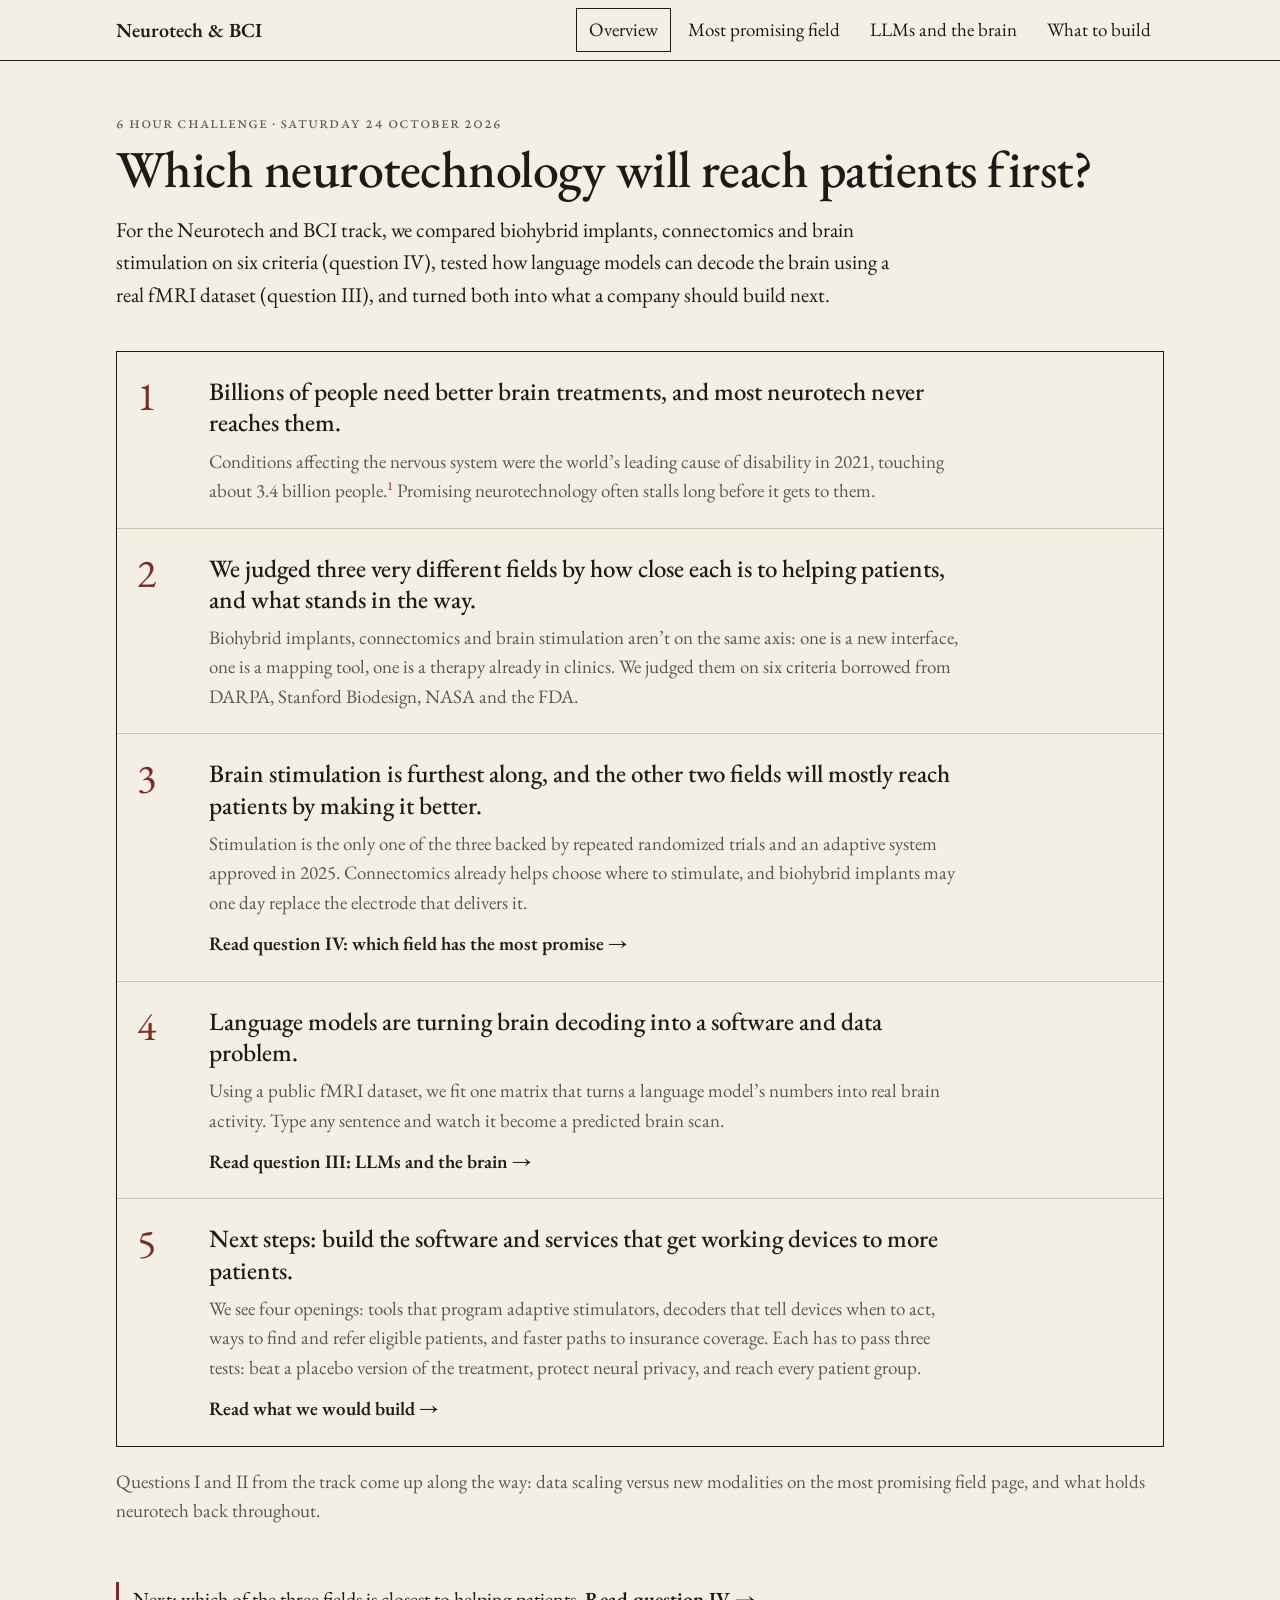
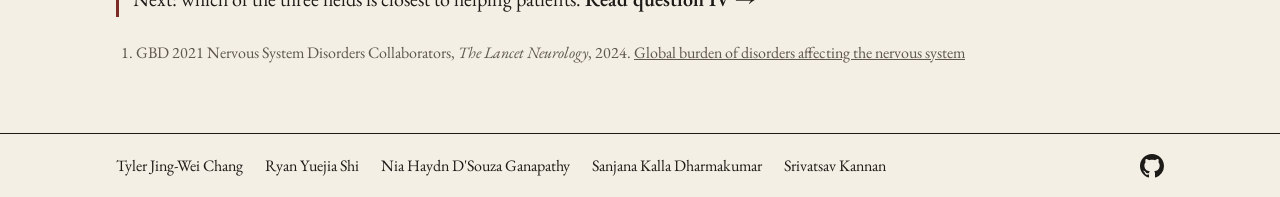
<file: index.html>
<!doctype html>
<html lang="en">
<head>
<meta charset="utf-8">
<meta name="viewport" content="width=device-width, initial-scale=1">
<title>Neurotech &amp; BCI</title>
<meta name="description" content="6 Hour Challenge, Neurotech and BCI track. Questions III and IV.">
<link rel="preconnect" href="https://fonts.googleapis.com">
<link rel="preconnect" href="https://fonts.gstatic.com" crossorigin>
<link href="https://fonts.googleapis.com/css2?family=EB+Garamond:ital,wght@0,400;0,500;0,600;1,400&display=swap" rel="stylesheet">
<style>
:root {
  --paper: #f4efe4;
  --paper-2: #ebe4d4;
  --ink: #1d1b18;
  --ink-2: #5d574c;
  --rule: #cdc3ae;
  --accent: #7b2d26;
  --hot: #e8590c;
  --cold: #1c7ed6;
}
* { box-sizing: border-box; }
html, body { margin: 0; }
body {
  background: var(--paper);
  color: var(--ink);
  font: 19px/1.55 "EB Garamond", Garamond, Georgia, serif;
  font-variant-numeric: lining-nums;
  -webkit-font-smoothing: antialiased;
  min-height: 100vh;
  display: flex;
  flex-direction: column;
}
a { color: inherit; }
.wrap { max-width: 1080px; margin: 0 auto; padding: 0 16px; width: 100%; }
.sc { font-variant: small-caps; letter-spacing: .06em; text-transform: lowercase; }

.top { border-bottom: 1px solid var(--ink); }
.top .wrap { display: flex; align-items: center; justify-content: space-between; height: 60px; gap: 16px; }
.brand { font-size: 20px; font-weight: 600; text-decoration: none; white-space: nowrap; }
nav { display: flex; gap: 4px; }
nav a { text-decoration: none; padding: 6px 12px; border: 1px solid transparent; white-space: nowrap; }
nav a.on { border-color: var(--ink); }
nav a:hover { border-color: var(--rule); }
nav a.on:hover { border-color: var(--ink); }

main { display: none; padding: 48px 0 64px; flex: 1; }
main.on { display: block; }
h1 { font-weight: 500; font-size: clamp(34px, 5.5vw, 52px); line-height: 1.08; letter-spacing: -0.01em; margin: 6px 0 16px; }
h2 { font-weight: 500; font-size: 30px; margin: 0 0 8px; }
h3 { font-weight: 500; font-size: 23px; margin: 0 0 6px; }
.kicker { color: var(--ink-2); font-size: 17px; }
.lede { font-size: 21px; max-width: 780px; margin: 0 0 12px; }
section { margin-top: 72px; }
.prose { max-width: 780px; }
.prose p { margin: 0 0 16px; }
.prose b { font-weight: 600; }

/* overview */
.qs { display: grid; grid-template-columns: 1fr 1fr; margin-top: 40px; border: 1px solid var(--ink); }
.q { padding: 28px 28px 24px; border-top: 5px solid var(--accent); display: flex; flex-direction: column; text-decoration: none; }
.q + .q { border-left: 1px solid var(--ink); }
.q .num { font-size: 40px; line-height: 1; color: var(--accent); }
.q h3 { font-size: 25px; line-height: 1.25; margin: 14px 0 18px; }
.q .shows { border-top: 1px solid var(--rule); padding-top: 14px; margin: auto 0 0; color: var(--ink-2); }
.q .open { margin-top: 18px; font-weight: 600; }
.q:hover h3 { text-decoration: underline; text-decoration-thickness: 1px; text-underline-offset: 4px; }
.note { margin-top: 20px; color: var(--ink-2); }

/* demo */
.demo { border: 1px solid var(--ink); margin-top: 28px; background: #f8f4ec; }
.bar { display: flex; border-bottom: 1px solid var(--ink); }
.bar input {
  flex: 1; min-width: 0; font: inherit; font-size: 21px; padding: 14px 16px;
  border: 0; background: transparent; color: var(--ink); border-radius: 0;
}
.bar input:focus { outline: 2px solid var(--accent); outline-offset: -2px; }
button { font: inherit; cursor: pointer; color: var(--ink); background: transparent; border: 1px solid var(--ink); border-radius: 0; }
.run { border: 0; border-left: 1px solid var(--ink); background: var(--ink); color: var(--paper); padding: 0 26px; font-weight: 600; }
.run:disabled { opacity: .5; cursor: wait; }
.chips { display: flex; flex-wrap: wrap; gap: 6px; padding: 12px 16px; border-bottom: 1px solid var(--ink); align-items: center; }
.chips .sc { color: var(--ink-2); font-size: 16px; margin-right: 4px; }
.chip { font-size: 16px; padding: 3px 10px; border-color: var(--rule); background: var(--paper); }
.chip:hover, .chip.on { border-color: var(--ink); }
.status { color: var(--ink-2); font-size: 16px; margin-left: auto; }

.stage { padding: 4px 0 0; }
.step { padding: 16px; border-bottom: 1px solid var(--rule); opacity: .45; transition: opacity .5s; }
.step.on { opacity: 1; }
.step:last-child { border-bottom: 0; }
.lbl { display: flex; justify-content: space-between; align-items: baseline; gap: 12px; font-size: 17px; margin-bottom: 10px; }
.lbl .n { color: var(--accent); margin-right: 6px; }
.lbl .side { color: var(--ink-2); font-size: 16px; }
.wordrow { display: flex; flex-wrap: wrap; gap: 6px; min-height: 42px; }
.wordrow span { border: 1px dashed var(--rule); padding: 4px 10px; font-size: 20px; min-width: 56px; text-align: center; transition: border-color .3s, background .3s; }
.wordrow span.in { border: 1px solid var(--ink); background: var(--paper); }
.wordrow span.now { background: var(--ink); color: var(--paper); }
.two { display: grid; grid-template-columns: 1fr 1fr; gap: 0; }
.two > div + div { border-left: 1px solid var(--rule); padding-left: 16px; }
.two > div:first-child { padding-right: 16px; }
svg, canvas, img { display: block; max-width: 100%; }
#lm { width: 100%; height: auto; }
.brainbox { position: relative; width: 100%; max-width: 440px; margin: 0 auto; }
.brainbox img { width: 100%; height: auto; }
.brainbox canvas { position: absolute; inset: 0; width: 100%; height: 100%; }
.glow { position: absolute; width: 22%; aspect-ratio: 1; transform: translate(-50%, -50%); border-radius: 50%; opacity: 0; transition: opacity .25s;
  background: radial-gradient(circle, rgba(255,200,60,.95) 0%, rgba(232,89,12,.7) 35%, rgba(232,89,12,0) 70%); mix-blend-mode: multiply; pointer-events: none; }
.glow.lit { opacity: 1; }

.eq { display: grid; grid-template-columns: 0.8fr auto 1fr auto 1.9fr; column-gap: 14px; align-items: center; }
.eq > .lbl { align-self: end; margin-bottom: 8px; }
.eq .op { font-size: 34px; color: var(--ink-2); text-align: center; }
.eq .sub { font-size: 16px; color: var(--ink-2); margin-top: 6px; text-align: center; }
#emb, #wimg { width: 100%; height: auto; border: 1px solid var(--ink); image-rendering: pixelated; background: var(--paper); }
.scans { display: grid; grid-template-columns: 1fr; gap: 8px; }
.scans.both { grid-template-columns: 1fr 1fr; }
.scans figure { margin: 0; }
.scans figcaption { font-size: 16px; color: var(--ink-2); text-align: center; margin-top: 2px; }
.scans .measured { display: none; }
.scans.both .measured { display: block; }
.legend { display: flex; align-items: center; justify-content: center; gap: 8px; font-size: 15px; color: var(--ink-2); margin-top: 8px; }
.legend i { display: inline-block; width: 120px; height: 8px; background: linear-gradient(90deg, #b4f0fa, #5ac8e6, #1e64d2, #0a286e, #f4efe4, #780a0a, #dc3c14, #ffaa28, #ffeb78); }
.verdict { padding: 14px 16px; margin: 0; border-top: 1px solid var(--ink); min-height: 56px; }

/* grid used on What to build */
.grid4 { display: grid; grid-template-columns: 1fr 1fr; border: 1px solid var(--ink); }
.grid4 > div { padding: 20px 22px; }
.grid4 > div:nth-child(2n) { border-left: 1px solid var(--rule); }
.grid4 > div:nth-child(n+3) { border-top: 1px solid var(--rule); }
.grid4 .sc { color: var(--accent); font-size: 17px; }
.grid4 .big { font-size: 40px; line-height: 1.1; margin: 6px 0 2px; }
.grid4 p { margin: 10px 0 0; }
.grid4 svg { margin-top: 12px; max-height: 210px; }


/* diagrams */
.diagram { border: 1px solid var(--ink); margin-top: 20px; display: grid; grid-template-columns: 1fr 1.5fr; }
.diagram > div { padding: 22px; }
.diagram > div + div { border-left: 1px solid var(--rule); display: flex; align-items: center; }
.diagram p { margin: 0 0 12px; }
.diagram svg { width: 100%; height: auto; }
.flow { stroke-dasharray: 5 6; animation: flow 1.2s linear infinite; }
@keyframes flow { to { stroke-dashoffset: -22; } }
@media (prefers-reduced-motion: reduce) { .flow { animation: none; } }

.refs { padding-left: 20px; margin: 0; color: var(--ink-2); }
.refs li { margin-bottom: 4px; }
.pending { border: 1px solid var(--ink); padding: 40px 24px; margin-top: 32px; color: var(--ink-2); }

footer { border-top: 1px solid var(--ink); height: 64px; flex: none; }
footer .wrap { display: flex; align-items: center; justify-content: space-between; height: 100%; gap: 24px; }
footer ul { list-style: none; margin: 0; padding: 0; display: flex; flex-wrap: wrap; column-gap: 22px; font-size: 16px; line-height: 1.25; }
footer li { white-space: nowrap; }
footer .gh { display: flex; flex: none; }
footer .gh svg { width: 24px; height: 24px; fill: var(--ink); }

@media (max-width: 860px) {
  .eq { grid-template-columns: 1fr; }
  .eq > .lbl, .eq > div:empty { display: none; }
  .eq .op { font-size: 26px; }
  .diagram { grid-template-columns: 1fr; }
  .diagram > div + div { border-left: 0; border-top: 1px solid var(--rule); }
}
@media (max-width: 720px) {
  body { font-size: 18px; }
  .qs { grid-template-columns: 1fr; }
  .q + .q { border-left: 0; }
  .two { grid-template-columns: 1fr; }
  .two > div + div { border-left: 0; padding-left: 0; border-top: 1px solid var(--rule); padding-top: 14px; margin-top: 14px; }
  .two > div:first-child { padding-right: 0; }
  .status { margin-left: 0; width: 100%; }
  nav a { padding: 6px 8px; }
  footer ul { column-gap: 14px; font-size: 14px; }
}
/* story structure */
.beats { list-style: none; margin: 40px 0 0; padding: 0; border: 1px solid var(--ink); }
.beats li { display: grid; grid-template-columns: 64px 1fr; gap: 8px; padding: 24px 28px 22px 20px; }
.beats li + li { border-top: 1px solid var(--rule); }
.beats .num { font-size: 40px; line-height: 1; color: var(--accent); }
.beats h3 { font-weight: 500; font-size: 25px; line-height: 1.25; margin: 0 0 8px; max-width: 760px; }
.beats p { margin: 0; color: var(--ink-2); max-width: 760px; }
.beats .go { display: inline-block; margin-top: 12px; font-weight: 600; text-decoration: none; }
.beats .go:hover { text-decoration: underline; text-underline-offset: 4px; }
.beats sup, .build-grid sup, .prose sup { font-size: .65em; color: var(--accent); }
.speeds { display: grid; grid-template-columns: repeat(3, 1fr); border: 1px solid var(--ink); }
.speeds > div { padding: 18px 20px; }
.speeds > div + div { border-left: 1px solid var(--rule); }
.speeds .sc { color: var(--accent); }
.speeds p { margin: 6px 0 0; }
.bridge { color: var(--ink-2); border-left: 3px solid var(--accent); padding: 2px 0 2px 14px; max-width: 760px; margin: 10px 0 18px; font-size: 18px; }
.bridge.next { margin-top: 56px; font-size: 20px; color: var(--ink); }
.bridge a { font-weight: 600; text-decoration: none; }
.bridge a:hover { text-decoration: underline; text-underline-offset: 4px; }
.question { font-size: 24px; line-height: 1.3; font-style: italic; max-width: 820px; margin: 4px 0 26px; padding-bottom: 22px; border-bottom: 1px solid var(--rule); }
.build-grid h3 { font-weight: 500; font-size: 23px; line-height: 1.25; margin: 6px 0 0; }
@media (max-width: 720px) {
  .beats li { grid-template-columns: 40px 1fr; padding: 18px 16px; }
  .beats .num { font-size: 30px; }
  .beats h3 { font-size: 22px; }
  .speeds { grid-template-columns: 1fr; }
  .speeds > div + div { border-left: 0; border-top: 1px solid var(--rule); }
  .top .wrap { height: auto; flex-wrap: wrap; padding-top: 10px; padding-bottom: 10px; gap: 6px 16px; }
  nav { flex-wrap: wrap; }
}
</style>
<link rel="stylesheet" href="iv.css">
</head>
<body>

<div class="top">
  <div class="wrap">
    <a class="brand" href="#">Neurotech &amp; BCI</a>
    <nav>
      <a href="#" data-to="home">Overview</a>
      <a href="#iv" data-to="iv">Most promising field</a>
      <a href="#iii" data-to="iii">LLMs and the brain</a>
      <a href="#build" data-to="build">What to build</a>
    </nav>
  </div>
</div>

<main data-page="home">
  <div class="wrap">
    <div class="kicker sc">6 Hour Challenge · Saturday 24 October 2026</div>
    <h1>Which neurotechnology will reach patients first?</h1>
    <p class="lede">For the Neurotech and BCI track, we compared biohybrid implants, connectomics and brain stimulation on six criteria (question IV), tested how language models can decode the brain using a real fMRI dataset (question III), and turned both into what a company should build next.</p>

    <ol class="beats">
      <li>
        <span class="num">1</span>
        <div>
          <h3>Billions of people need better brain treatments, and most neurotech never reaches them.</h3>
          <p>Conditions affecting the nervous system were the world&rsquo;s leading cause of disability in 2021, touching about 3.4 billion people.<sup>1</sup> Promising neurotechnology often stalls long before it gets to them.</p>
        </div>
      </li>
      <li>
        <span class="num">2</span>
        <div>
          <h3>We judged three very different fields by how close each is to helping patients, and what stands in the way.</h3>
          <p>Biohybrid implants, connectomics and brain stimulation aren&rsquo;t on the same axis: one is a new interface, one is a mapping tool, one is a therapy already in clinics. We judged them on six criteria borrowed from DARPA, Stanford Biodesign, NASA and the FDA.</p>
        </div>
      </li>
      <li>
        <span class="num">3</span>
        <div>
          <h3>Brain stimulation is furthest along, and the other two fields will mostly reach patients by making it better.</h3>
          <p>Stimulation is the only one of the three backed by repeated randomized trials and an adaptive system approved in 2025. Connectomics already helps choose where to stimulate, and biohybrid implants may one day replace the electrode that delivers it.</p>
          <a class="go" href="#iv">Read question IV: which field has the most promise &rarr;</a>
        </div>
      </li>
      <li>
        <span class="num">4</span>
        <div>
          <h3>Language models are turning brain decoding into a software and data problem.</h3>
          <p>Using a public fMRI dataset, we fit one matrix that turns a language model&rsquo;s numbers into real brain activity. Type any sentence and watch it become a predicted brain scan.</p>
          <a class="go" href="#iii">Read question III: LLMs and the brain &rarr;</a>
        </div>
      </li>
      <li>
        <span class="num">5</span>
        <div>
          <h3>Next steps: build the software and services that get working devices to more patients.</h3>
          <p>We see four openings: tools that program adaptive stimulators, decoders that tell devices when to act, ways to find and refer eligible patients, and faster paths to insurance coverage. Each has to pass three tests: beat a placebo version of the treatment, protect neural privacy, and reach every patient group.</p>
          <a class="go" href="#build">Read what we would build &rarr;</a>
        </div>
      </li>
    </ol>

    <p class="note">Questions I and II from the track come up along the way: data scaling versus new modalities on the most promising field page, and what holds neurotech back throughout.</p>
    <p class="bridge next">Next: which of the three fields is closest to helping patients. <a href="#iv">Read question IV &rarr;</a></p>
    <ol class="refs" style="margin-top:24px;font-size:16px"><li>GBD 2021 Nervous System Disorders Collaborators, <i>The Lancet Neurology</i>, 2024. <a href="https://www.thelancet.com/journals/laneur/article/PIIS1474-4422(24)00038-3/fulltext">Global burden of disorders affecting the nervous system</a></li></ol>
  </div>
</main>

<main data-page="iii">
  <div class="wrap">
    <div class="kicker sc">Question III</div>
    <p class="question">Emerging work shows parts of the brain map linearly to LLM activations. How can LLMs improve neural decoding and our understanding of the brain?</p>
    <h1>From a sentence to a brain scan</h1>
    <p class="lede">Language models and the brain represent sentences in almost the same way. Give a model a sentence and it turns it into 384 numbers. Multiply those numbers by one matrix, W, and you get the brain activity that sentence causes. That single link is why language models can help decode brains and help us study them.</p>
    <p class="lede">We fit W on real fMRI scans from Pereira et al. (2018), where people read sentences in a scanner. Pick one of the sentences they read to compare W's scan with their real one, or type your own.</p>

    <div class="demo">
      <div class="bar">
        <input id="text" type="text" placeholder="Type a sentence…" maxlength="140" aria-label="Sentence" autocomplete="off">
        <button class="run" id="run">Run</button>
      </div>
      <div class="chips" id="chips"><span class="sc">read in the scanner</span><span class="status" id="status"></span></div>

      <div class="stage">
        <div class="step" id="s1">
          <div class="lbl"><span><span class="n">1</span>The sentence</span></div>
          <div class="wordrow" id="words"><span>&nbsp;</span><span>&nbsp;</span><span>&nbsp;</span><span>&nbsp;</span><span>&nbsp;</span><span>&nbsp;</span></div>
        </div>
        <div class="step" id="s2">
          <div class="two">
            <div>
              <div class="lbl"><span><span class="n">2</span>Through the language model</span><span class="side">MiniLM, 6 layers</span></div>
              <svg id="lm" viewBox="0 0 420 262" role="img" aria-label="Each word passing up through the model's six layers"></svg>
            </div>
            <div>
              <div class="lbl"><span><span class="n">2</span>Through a brain</span><span class="side">reading, then language areas</span></div>
              <div class="brainbox" id="reading">
                <img src="brain_left.png" alt="Left side of a human brain">
              </div>
            </div>
          </div>
        </div>
        <div class="step" id="s3">
          <div class="eq">
            <div class="lbl"><span><span class="n">3</span>The model's 384 numbers</span></div>
            <div></div>
            <div class="lbl"><span><i>W</i></span></div>
            <div></div>
            <div class="lbl"><span><span class="n">4</span>The brain scan</span><span class="side">left hemisphere</span></div>
            <div><canvas id="emb" width="24" height="16"></canvas><div class="sub">the sentence, as the model sees it</div></div>
            <div class="op">×</div>
            <div><canvas id="wimg"></canvas><div class="sub" id="wsize">384 × 1,357</div><div class="sub">how much each number moves each spot in the brain</div></div>
            <div class="op">=</div>
            <div>
              <div class="scans" id="scans">
                <figure>
                  <div class="brainbox"><img src="brain_left.png" alt=""><canvas id="scan-pred" width="466" height="378"></canvas></div>
                  <figcaption>from <i>W</i></figcaption>
                </figure>
                <figure class="measured">
                  <div class="brainbox"><img src="brain_left.png" alt=""><canvas id="scan-meas" width="466" height="378"></canvas></div>
                  <figcaption>their real scan</figcaption>
                </figure>
              </div>
              <div class="legend">less active <i></i> more active</div>
            </div>
          </div>
        </div>
      </div>
      <p class="verdict" id="verdict">Pick a sentence above or type one, and each step will fill in.</p>
    </div>

    <section>
      <h2>What it does for decoding and neuroscience</h2>
      <p class="lede">Because one matrix links the two, a language model can stand in for the brain's language system. That helps in three ways.</p>

      <div class="diagram">
        <div>
          <h3>Better decoding: run it backwards</h3>
          <p>The demo goes from words to a brain scan. The same link works in reverse: a scan becomes a point in the model's space, and the model turns that point into words. This is how the best speech BCIs already work. A language model sits on top of the brain signal and turns noisy recordings into sentences, which is why decoding has improved so quickly and why it keeps improving as models and datasets get bigger.</p>
        </div>
        <div><svg id="d1" viewBox="0 0 560 250" role="img" aria-label="Words to embedding to brain scan, and back again"></svg></div>
      </div>

      <div class="diagram">
        <div>
          <h3>Faster neuroscience: experiment on the model first</h3>
          <p>A model brain is cheap, so you can try every idea on it and only bring people into a scanner for the few that matter. Tuckute et al. (2024) did exactly this: GPT chose sentences it predicted would switch the language network on or off, and new people in the scanner responded the way it said they would. Human brain studies are slow, expensive and often invasive, which is a big part of why neurotech takes so long to reach patients (question II). Screening on a model first cuts that down.</p>
        </div>
        <div><svg id="d2" viewBox="0 0 560 250" role="img" aria-label="Thousands of sentences screened by a model brain, a few tested in people"></svg></div>
      </div>

      <div class="diagram">
        <div>
          <h3>Communication: brain to brain</h3>
          <p>Zada et al. (2024) recorded both people in real conversations and found the same embedding appearing in the speaker's brain just before a word and in the listener's brain just after it. So the model's space works as common ground between two people. For someone who can think a sentence but can't say it, their brain activity can be read into that space, a language model can say it out loud, and the other person hears it the normal way and answers.</p>
        </div>
        <div><svg id="d3" viewBox="0 0 560 270" role="img" aria-label="A loop from one person's brain through the model to speech, to the other person's brain and back"></svg></div>
      </div>
    </section>

    <section class="prose">
      <h2>The risks</h2>
      <p><b>Thoughts can leak.</b> Stanford's inner speech decoder sometimes picked up words people were only thinking, such as numbers they were silently counting. Their fix was a mental password the decoder waits for before it switches on, which is close to the first privacy feature ever built for thoughts. Decoders are also starting to transfer between people, so less of your own data is needed to read you. Colorado and California now treat neural data as sensitive and Chile has written neural rights into its constitution, but most places have no rules at all.</p>
      <p><b>The same tool can steer people.</b> If a model can pick the sentences that most strongly drive someone's language network, that is useful for science, and it is also exactly what an ad or a feed would want to optimise for. Feeds tuned for engagement already cause problems, and feeds tuned against measured brain responses would go a step further.</p>
      <p><b>It works better for some people than others.</b> How well a model lines up with the brain follows its training data. An English-trained model fits English speakers' brains best and a Chinese-trained one fits Chinese speakers best, so a decoder built on an English model will work worse for everyone else. Which languages a model learned from becomes a question of who gets a medical device that works.</p>
      <p><b>It is easy to overclaim.</b> Some early results that made models look brain-like turned out to come from simple things like sentence length and position in a passage (Feghhi et al., 2024), and some papers put brain labels on model outputs without using any brain data. These models also line up with the brain's language network rather than with thought as a whole: meaning can be decoded from parts of the brain that have nothing to do with language (Horikawa, 2025).</p>
    </section>

    <section class="prose">
      <h2>How we did it</h2>
      <p>The scans are from the 384-sentence experiment in Pereira et al. (2018), using the language-network voxels packaged by MIT's Brain-Score, for participant 426. The model is MiniLM, which is small enough to run in your browser, so a typed sentence goes through exactly the same model W was fit on. W is a ridge regression from MiniLM's 384 numbers to each of the person's 1,357 voxels. The brain is the MNI152 template, and the order the areas light up in step 2 follows published findings. The code is on <a href="https://github.com/srivatsav-kannan/neurotech-six-hour/tree/main/analysis">GitHub</a>.</p>
    </section>

    <p class="bridge next">Next: what all of this means for companies. <a href="#build">Read what we would build &rarr;</a></p>

    <section>
      <h2>Sources</h2>
      <ol class="refs">
        <li>Pereira et al. 2018, <i>Nature Communications</i>. Toward a universal decoder of linguistic meaning from brain activation</li>
        <li>Schrimpf et al. 2021, <i>PNAS</i>. The neural architecture of language</li>
        <li>Goldstein et al. 2025, <i>Nature Human Behaviour</i>. <a href="https://research.google/blog/deciphering-language-processing-in-the-human-brain-through-llm-representations/">Summary</a></li>
        <li>Tuckute et al. 2024, <i>Nature Human Behaviour</i>. <a href="https://dspace.mit.edu/handle/1721.1/153265">Driving and suppressing the human language network</a></li>
        <li>Zada et al. 2024, <i>Neuron</i>. <a href="https://www.ncbi.nlm.nih.gov/pmc/articles/PMC10327051/">A shared linguistic space between brains</a></li>
        <li>Kunz, Willett et al. 2025, <i>Cell</i>. Inner speech decoding</li>
        <li>Meta 2026. <a href="https://ai.meta.com/blog/brain2qwerty-brain-ai-human-communication/">Brain2Qwerty v2</a></li>
        <li>Guo, Wu &amp; Yiu 2026. <a href="https://arxiv.org/abs/2605.23032">Brain-LLM alignment tracks training data</a></li>
        <li>Feghhi et al. 2024. <a href="https://arxiv.org/abs/2406.01538">What are large language models mapping to in the brain?</a></li>
        <li>Horikawa 2025, <i>Science Advances</i>. Mind captioning: evolving descriptive text of mental content from human brain activity</li>
      </ol>
    </section>
  </div>
</main>

<main data-page="iv">
  <div class="wrap">
    <div class="kicker sc">Question IV</div>
    <p class="question">Biohybrid implants, connectomics, human brain stimulation: which research development in neuroscience do you think has the most promise?</p>
    <!-- Page IV is built by iv.js from iv-content.json. Edit the JSON to change text, ratings or sources. -->
    <div id="iv-root"><div class="pending">Loading page IV…</div></div>
    <p class="bridge next">Next: the second question we took on, how language models help us read the brain. <a href="#iii">Read question III &rarr;</a></p>
    <div id="iv-sources"></div>
  </div>
</main>

<main data-page="build">
  <div class="wrap">
    <div class="kicker sc">What this means for the companies of tomorrow</div>
    <h1>New companies can win by getting working devices to more patients</h1>
    <p class="lede">Brain stimulation already works for many patients. Most of the value still left on the table sits between a working device and the people who never get it, or never get it tuned well. That gap is a software, data and access problem, and it is where we think new companies can win.</p>

    <section>
      <h2>Four openings</h2>
      <div class="grid4 build-grid">
        <div>
          <span class="sc">Program the device</span>
          <h3>Software that tunes adaptive stimulation</h3>
          <p>Adaptive deep brain stimulation, which adjusts itself using brain signals, was approved by the FDA for Parkinson&rsquo;s in February 2025.<sup>1</sup> But programming it is still incompletely defined, and several settings strongly affect performance and take a long time to tune.<sup>1,2</sup> In one clinic, only 9 of 20 patients offered it were eligible.<sup>2</sup> UCSF is testing an automated pipeline so clinics without specialist expertise can use it.<sup>1</sup> That pipeline is a product.</p>
        </div>
        <div>
          <span class="sc">Read the brain</span>
          <h3>Decoding models as the sensing layer</h3>
          <p>Closed-loop devices stimulate only when they detect a symptom&rsquo;s brain signature, like a pacemaker that listens before it acts.<sup>3</sup> At UCSF, a device triggered by one patient&rsquo;s personal depression signal produced a rapid, sustained improvement, though in a single patient.<sup>4</sup> Page III shows why language models make this kind of decoding a model and data problem rather than a hardware one.</p>
        </div>
        <div>
          <span class="sc">Reach the patient</span>
          <h3>Fixing referral and access</h3>
          <p>Only about 10% of the up to 15% of advanced Parkinson&rsquo;s patients eligible for DBS are referred to specialized centers.<sup>5</sup> Many clinicians don&rsquo;t realize it is one of the safest neurosurgical procedures and refer too late.<sup>3</sup> Women and racial and ethnic minorities are less likely to receive it, even at the same disease severity.<sup>6</sup> Tools that find eligible patients and route them to care address a gap the hardware cannot.</p>
        </div>
        <div>
          <span class="sc">Get paid</span>
          <h3>Making payment move as fast as approval</h3>
          <p>Novel devices waited a median of 5.7 years after FDA authorization for Medicare coverage, and only 44% reached any coverage in the study period.<sup>7</sup> Small companies fared worse: a five-year coverage probability of 19.4%, against 67.9% for large ones.<sup>8</sup> CMS has proposed a RAPID pathway that could bring coverage within 60 to 90 days for some breakthrough devices, but it is not final.<sup>9</sup></p>
        </div>
      </div>
    </section>

    <section class="prose">
      <h2>Three tests every founder has to pass</h2>
      <p><b style="font-weight:600">Beat a placebo.</b> Deep brain stimulation for depression looked strong in small open-label studies, with about 40 to 50% of patients responding.<sup>10</sup> In the placebo-controlled BROADEN trial, 20% responded with active stimulation against 17% with placebo, and RECLAIM was stopped for futility.<sup>11,12</sup> Before believing any next-generation claim, ask whether it has been tested against a placebo or another treatment by someone other than its developers.</p>
      <p><b style="font-weight:600">Protect the mind.</b> Colorado and California passed the first US state laws treating neural data as sensitive in 2024, and US senators have proposed the MIND Act to study national standards.<sup>13,14</sup> As page III notes, Stanford&rsquo;s inner speech decoder sometimes picked up words people were only thinking, and its fix was a mental password. Privacy has to be designed in, not added later.</p>
      <p><b style="font-weight:600">Reach everyone.</b> A therapy that only well-referred, well-insured patients get is a smaller market and a worse outcome. The disparities in who receives DBS today are a design problem for tomorrow&rsquo;s companies.<sup>6</sup></p>
    </section>

    <section class="prose">
      <h2>The longer bets we would watch</h2>
      <p><b style="font-weight:600">Biohybrid implants</b> are the modality bet from question I. Science Corp, founded by Neuralink&rsquo;s former president, raised a $230 million Series C, but its first human device will be a sensor without living cells, and its own surgical lead calls trials starting in 2027 optimistic.<sup>15,16</sup> We would watch for a two-way interface in a large animal.</p>
      <p><b style="font-weight:600">Connectomics</b> is infrastructure. Wellcome&rsquo;s expert group set a whole mouse brain connectome as a 10 to 15 year goal, blocked mainly by the cost of human proofreading.<sup>17</sup> We think the first company to make mapping cheap could sell tools to everyone else, the way cheap sequencing did for genomics.</p>
    </section>

    <section class="prose">
      <h2>Where this leaves us</h2>
      <p>Billions of people need better brain treatments. The technology to help many of them already exists, and the next decade&rsquo;s best companies will be the ones that get it tuned, timed, paid for and delivered, and that can show every claim holds up against a placebo.</p>
    </section>

    <p class="bridge next">Back to the start. <a href="#">Read the overview &rarr;</a></p>

    <section>
      <h2>Sources</h2>
      <ol class="refs">
        <li>UCSF. <a href="https://clinicaltrials.ucsf.edu/deep-brain-stimulation">Deep Brain Stimulation Clinical Trials</a>, 2026</li>
        <li>Cascino et al. 2026, <i>npj Parkinson&rsquo;s Disease</i>. <a href="https://www.nature.com/articles/s41531-026-01269-z">ADAPT-START findings and programming principles</a></li>
        <li>Stanford Medicine Magazine 2026. <a href="https://stanmed.stanford.edu/adbs-parkinsons-brain-pacemaker/">Developing adaptive deep brain stimulation to treat Parkinson&rsquo;s</a></li>
        <li>Scangos et al. 2021, <i>Nature Medicine</i>. <a href="https://www.nature.com/articles/s41591-021-01480-w">Closed-loop neuromodulation in an individual with treatment-resistant depression</a></li>
        <li>Lange et al. 2017, <i>Acta Neurochirurgica</i>. <a href="https://link.springer.com/article/10.1007/s00701-017-3122-3">Underutilization of deep brain stimulation for Parkinson&rsquo;s disease?</a></li>
        <li><a href="https://pmc.ncbi.nlm.nih.gov/articles/PMC11152032/">Disparities in Access to Deep Brain Stimulation for Parkinson&rsquo;s Disease</a>, literature review, PubMed Central</li>
        <li>Sexton et al. 2023, <i>JAMA Health Forum</i>. <a href="https://pmc.ncbi.nlm.nih.gov/articles/PMC10403784/">Time from FDA authorization to Medicare coverage for novel technologies</a></li>
        <li>RAPS 2023. <a href="https://www.raps.org/resource/study-novel-devices-face-lengthy-path-from-authori.html">Novel devices face lengthy path from authorization to Medicare coverage</a></li>
        <li>American College of Gastroenterology 2026. <a href="https://gi.org/journals-publications/acg-blog/rapid-coverage-pathway-analysis/">RAPID coverage pathway analysis</a></li>
        <li>Cleveland Clinic Consult QD 2015. <a href="https://consultqd.clevelandclinic.org/deep-brain-stimulation-for-neuropsych-disorders-dont-count-it-out-yet/">Deep brain stimulation for neuropsych disorders</a></li>
        <li>Medscape 2026. <a href="https://www.medscape.com/viewarticle/can-deep-brain-stimulation-finally-deliver-depression-2026a1000ssk">Can deep brain stimulation finally deliver for depression?</a></li>
        <li><i>Frontiers in Neuroscience</i> 2018. <a href="https://pmc.ncbi.nlm.nih.gov/articles/PMC5871707/">Closing the loop on deep brain stimulation for treatment-resistant depression</a></li>
        <li>Arnold &amp; Porter 2025. <a href="https://www.arnoldporter.com/en/perspectives/advisories/2025/07/neural-data-privacy-regulation">Neural data privacy regulation</a></li>
        <li>Davis Wright Tremaine 2025. <a href="https://www.dwt.com/blogs/privacy--security-law-blog/2025/10/senate-mind-act-neural-data-ftc-regulation">The proposed MIND Act</a></li>
        <li>TechCrunch 2026. <a href="https://techcrunch.com/2026/04/14/max-hodaks-science-corp-is-preparing-to-place-its-first-sensor-in-a-human-brain/">Science Corp. is preparing to place its first sensor in a human brain</a></li>
        <li>The Next Web 2026. <a href="https://thenextweb.com/news/science-corp-biohybrid-brain-sensor-first-human-hodak-yale">Science Corp is betting biology will beat electrodes</a></li>
        <li>Wellcome 2023. <a href="https://wellcome.org/insights/reports/scaling-connectomics">Scaling up connectomics: the road to a whole mouse brain connectome</a></li>
            </ol>
    </section>
  </div>
</main>

<footer>
  <div class="wrap">
    <ul>
      <li>Tyler Jing-Wei Chang</li>
      <li>Ryan Yuejia Shi</li>
      <li>Nia Haydn D'Souza Ganapathy</li>
      <li>Sanjana Kalla Dharmakumar</li>
      <li>Srivatsav Kannan</li>
    </ul>
    <a class="gh" href="https://github.com/srivatsav-kannan/neurotech-six-hour" aria-label="GitHub repository">
      <svg viewBox="0 0 16 16" aria-hidden="true"><path d="M8 0C3.58 0 0 3.58 0 8c0 3.54 2.29 6.53 5.47 7.59.4.07.55-.17.55-.38 0-.19-.01-.82-.01-1.49-2.01.37-2.53-.49-2.69-.94-.09-.23-.48-.94-.82-1.13-.28-.15-.68-.52-.01-.53.63-.01 1.08.58 1.23.82.72 1.21 1.87.87 2.33.66.07-.52.28-.87.51-1.07-1.78-.2-3.64-.89-3.64-3.95 0-.87.31-1.59.82-2.15-.08-.2-.36-1.02.08-2.12 0 0 .67-.21 2.2.82.64-.18 1.32-.27 2-.27.68 0 1.36.09 2 .27 1.53-1.04 2.2-.82 2.2-.82.44 1.1.16 1.92.08 2.12.51.56.82 1.27.82 2.15 0 3.07-1.87 3.75-3.65 3.95.29.25.54.73.54 1.48 0 1.07-.01 1.93-.01 2.2 0 .21.15.46.55.38A8.013 8.013 0 0016 8c0-4.42-3.58-8-8-8z"/></svg>
    </a>
  </div>
</footer>

<script>
(() => {
  const route = () => {
    const page = { '#iii': 'iii', '#iv': 'iv', '#build': 'build' }[location.hash] || 'home';
    document.querySelectorAll('main').forEach(m => m.classList.toggle('on', m.dataset.page === page));
    document.querySelectorAll('nav a').forEach(a => a.classList.toggle('on', a.dataset.to === page));
    window.scrollTo(0, 0);
  };
  window.addEventListener('hashchange', route);
  route();
})();
</script>
<script type="module">
const $ = id => document.getElementById(id);
const NS = 'http://www.w3.org/2000/svg';
const el = (tag, attrs, parent) => {
  const n = document.createElementNS(NS, tag);
  for (const k in attrs) n.setAttribute(k, attrs[k]);
  if (parent) parent.appendChild(n);
  return n;
};
const txt = (parent, x, y, s, attrs = {}) => {
  const n = el('text', { x, y, 'font-family': 'EB Garamond, serif', 'font-size': 15, fill: '#5d574c', ...attrs }, parent);
  n.textContent = s;
  return n;
};
const sleep = ms => new Promise(r => setTimeout(r, ms));

// fMRI-style colours: blue/cyan below average, red/orange/yellow above
const HOT = [[120, 10, 10], [220, 60, 20], [255, 170, 40], [255, 235, 120]];
const COLD = [[10, 40, 110], [30, 100, 210], [90, 200, 230], [180, 240, 250]];
function ramp(stops, t) {
  const x = (Math.max(0, Math.min(1, t)) || 0) * (stops.length - 1), i = Math.min(stops.length - 2, Math.floor(x)), f = x - i;
  return stops[i].map((v, k) => Math.round(v + (stops[i + 1][k] - v) * f));
}
const colour = v => (v >= 0 ? ramp(HOT, v) : ramp(COLD, -v));

const [M, B] = await Promise.all([fetch('model.json').then(r => r.json()), fetch('brain.json').then(r => r.json())]);
const Wq = new Int8Array(await fetch('W.bin').then(r => r.arrayBuffer()));
const NV = M.n_vox, ND = M.dims;
const SD = M.sd.map(v => v || 1);
$('wsize').textContent = `${ND} × ${NV.toLocaleString()} numbers`;

// brain image coordinates for an MNI point (left hemisphere, front on the left)
const toImg = (y, z) => [(B.ny - 1 - (y - B.y0) / B.step) * B.scale + B.scale / 2, (B.nz - 1 - (z - B.z0) / B.step) * B.scale + B.scale / 2];
const LEFT = [...Array(NV).keys()].filter(i => M.x[i] < 0);

function predict(emb) {
  const xs = emb.map((v, d) => (v - M.mu[d]) / SD[d]);
  const out = Float32Array.from(M.intercept);
  for (let d = 0; d < ND; d++) {
    const x = xs[d], row = d * NV;
    if (!x) continue;
    for (let v = 0; v < NV; v++) out[v] += x * Wq[row + v] * M.w_scale[v];
  }
  return out;
}

function paintScan(canvas, values) {
  const ctx = canvas.getContext('2d');
  ctx.clearRect(0, 0, canvas.width, canvas.height);
  const mags = LEFT.map(i => Math.abs(values[i])).sort((a, b) => a - b);
  const top = mags[Math.floor(mags.length * 0.97)] || 1;
  const order = LEFT.slice().sort((a, b) => Math.abs(values[a]) - Math.abs(values[b]));
  for (const i of order) {
    const t = values[i] / top;
    if (Math.abs(t) < 0.28) continue;
    const [px, py] = toImg(M.y[i], M.z[i]);
    const [r, g, b] = colour(t);
    const rad = 6 + 6 * Math.min(1, Math.abs(t));
    const grd = ctx.createRadialGradient(px, py, 0, px, py, rad);
    grd.addColorStop(0, `rgba(${r},${g},${b},${0.85 * Math.min(1, Math.abs(t))})`);
    grd.addColorStop(1, `rgba(${r},${g},${b},0)`);
    ctx.fillStyle = grd;
    ctx.beginPath(); ctx.arc(px, py, rad, 0, 7); ctx.fill();
  }
}

function paintEmb(emb, frac = 1) {
  const c = $('emb'), ctx = c.getContext('2d'), img = ctx.createImageData(24, 16);
  const xs = emb.map((v, d) => (v - M.mu[d]) / SD[d]);
  for (let d = 0; d < ND; d++) {
    const show = (d * 7919 % ND) / ND < frac;
    const [r, g, b] = show ? colour(xs[d] / 2.5) : [244, 239, 228];
    img.data.set([r, g, b, 255], d * 4);
  }
  ctx.putImageData(img, 0, 0);
}
paintEmb(new Array(ND).fill(0).map((_, d) => M.mu[d]), 0);

// W itself, every one of its numbers as a pixel
(function paintW() {
  const c = $('wimg');
  c.width = NV; c.height = ND;
  const ctx = c.getContext('2d'), img = ctx.createImageData(NV, ND);
  for (let d = 0; d < ND; d++) for (let v = 0; v < NV; v++) {
    const [r, g, b] = colour(Wq[d * NV + v] / 90);
    img.data.set([r, g, b, 255], (d * NV + v) * 4);
  }
  ctx.putImageData(img, 0, 0);
})();

// the reading brain: areas that light up in turn, from published findings
const AREAS = [[-88, 2], [-52, 6], [-8, -22], [22, 12]];
const glows = AREAS.map(([y, z]) => {
  const [px, py] = toImg(y, z);
  const g = document.createElement('div');
  g.className = 'glow';
  g.style.left = (px / B.w * 100) + '%';
  g.style.top = (py / B.h * 100) + '%';
  $('reading').appendChild(g);
  return g;
});

// the language model skeleton: words along the bottom, six layers above
const lm = $('lm');
function drawLM(words) {
  lm.innerHTML = '';
  const n = Math.max(words.length, 6), x0 = 54, w = 360, cw = w / n;
  for (let l = 0; l < 6; l++) txt(lm, 0, 182 - l * 28 + 13, `layer ${l + 1}`, { 'font-size': 13 });
  const cells = [];
  for (let k = 0; k < n; k++) {
    const col = [];
    for (let l = 0; l < 6; l++) col.push(el('rect', { x: x0 + k * cw + 2, y: 182 - l * 28, width: cw - 4, height: 20, fill: '#e8590c', opacity: 0.08 }, lm));
    cells.push(col);
    if (words[k]) {
      const cx = x0 + k * cw + cw / 2;
      txt(lm, cx, 220, words[k].length > 12 ? words[k].slice(0, 11) + '…' : words[k], { 'text-anchor': 'end', 'font-size': 13, fill: '#1d1b18', transform: `rotate(-38 ${cx} 220)` });
    }
  }
  el('line', { x1: x0, x2: x0 + w, y1: 206, y2: 206, stroke: '#cdc3ae' }, lm);
  return cells;
}
let lmCells = drawLM([]);

// ---------- the run ----------
let runId = 0;
async function run(text, example) {
  const id = ++runId;
  const alive = () => id === runId;
  const words = text.trim().split(/\s+/).filter(Boolean);
  if (!words.length) return;

  let emb = example ? example.emb : null;
  if (!emb) {
    $('run').disabled = true;
    const ex = await getExtractor();
    if (!ex || !alive()) { $('run').disabled = false; return; }
    emb = Array.from((await ex(text, { pooling: 'mean', normalize: true })).data);
    $('run').disabled = false;
  }
  const pred = predict(emb);

  // reset to skeleton
  ['s1', 's2', 's3'].forEach(s => $(s).classList.remove('on'));
  $('scans').classList.toggle('both', !!example);
  $('scan-pred').getContext('2d').clearRect(0, 0, 466, 378);
  $('scan-meas').getContext('2d').clearRect(0, 0, 466, 378);
  $('scan-pred').style.opacity = 0; $('scan-meas').style.opacity = 0;
  $('wimg').style.opacity = 0.25;
  paintEmb(emb, 0);
  $('verdict').textContent = 'Running…';

  // 1. the words
  $('s1').classList.add('on');
  const row = $('words');
  row.innerHTML = '';
  const spans = words.map(w => { const s = document.createElement('span'); s.textContent = w; row.appendChild(s); return s; });
  for (const s of spans) { if (!alive()) return; s.classList.add('in'); await sleep(90); }

  // 2. both at once, word by word
  $('s2').classList.add('on');
  lmCells = drawLM(words);
  const per = Math.min(520, 4200 / words.length);
  for (let k = 0; k < words.length; k++) {
    if (!alive()) return;
    spans.forEach((s, j) => s.classList.toggle('now', j === k));
    lmCells[k].forEach((c, l) => setTimeout(() => { c.setAttribute('opacity', 1); setTimeout(() => c.setAttribute('opacity', 0.45), 260); }, l * per / 8));
    glows.forEach((g, a) => setTimeout(() => { g.classList.add('lit'); setTimeout(() => g.classList.remove('lit'), per * 0.7); }, a * per / 5));
    await sleep(per);
  }
  spans.forEach(s => s.classList.remove('now'));
  await sleep(300);

  // 3. the embedding fills in, W appears, the scan comes out
  if (!alive()) return;
  $('s3').classList.add('on');
  for (let f = 0; f <= 1.001; f += 0.1) { if (!alive()) return; paintEmb(emb, f); await sleep(50); }
  $('wimg').style.transition = 'opacity .6s'; $('wimg').style.opacity = 1;
  await sleep(600);
  paintScan($('scan-pred'), pred);
  $('scan-pred').style.transition = 'opacity .9s'; $('scan-pred').style.opacity = 1;
  if (example) {
    await sleep(700);
    paintScan($('scan-meas'), Float32Array.from(example.measured, v => v / 127 * 3));
    $('scan-meas').style.transition = 'opacity .9s'; $('scan-meas').style.opacity = 1;
    $('verdict').textContent = `Participant ${M.subject} read this sentence in the scanner. The left scan is the model's numbers multiplied by W, and the right one is what their brain actually did.`;
  } else {
    $('verdict').textContent = `Nobody has read this sentence in a scanner, so there is only W's scan: what participant ${M.subject}'s language network should do while reading it.`;
  }
}

// MiniLM in the browser, loaded the first time someone types
let extractor = null;
async function getExtractor() {
  if (extractor) return extractor;
  $('status').textContent = 'loading the language model (about 23 MB)…';
  try {
    const { pipeline, env } = await import('https://cdn.jsdelivr.net/npm/@xenova/transformers@2.17.2');
    env.allowLocalModels = false;
    extractor = await pipeline('feature-extraction', 'Xenova/all-MiniLM-L6-v2');
    $('status').textContent = '';
  } catch (e) {
    console.error(e);
    $('status').textContent = "the language model couldn't load here, so only the examples work";
  }
  return extractor;
}

const chips = [];
M.examples.forEach(ex => {
  const b = document.createElement('button');
  b.className = 'chip';
  b.textContent = ex.text.split(' ').slice(0, 4).join(' ') + '…';
  b.title = ex.text;
  b.onclick = () => {
    chips.forEach(c => c.classList.toggle('on', c === b));
    $('text').value = ex.text;
    run(ex.text, ex);
  };
  chips.push(b);
  $('chips').insertBefore(b, $('status'));
});
const go = () => {
  const t = $('text').value.trim();
  const ex = M.examples.find(e => e.text === t);
  chips.forEach((c, i) => c.classList.toggle('on', M.examples[i] === ex));
  run(t, ex);
};
$('run').onclick = go;
$('text').addEventListener('keydown', e => { if (e.key === 'Enter') go(); });
$('text').addEventListener('focus', () => getExtractor(), { once: true });

// ---------- diagrams ----------
const scanURL = (() => {
  const c = document.createElement('canvas'); c.width = 466; c.height = 378;
  paintScan(c, Float32Array.from(M.examples[0].measured, v => v / 127 * 3));
  return c.toDataURL();
})();
function brainAt(svg, x, y, w, withScan, flip = false) {
  const h = w * B.h / B.w;
  const g = el('g', flip ? { transform: `translate(${2 * x + w} 0) scale(-1 1)` } : {}, svg);
  el('image', { href: 'brain_left.png', x, y, width: w, height: h }, g);
  if (withScan) el('image', { href: scanURL, x, y, width: w, height: h }, g);
}
function modelAt(svg, x, y, w, h) {
  for (let l = 0; l < 5; l++) el('rect', { x, y: y + l * (h / 5), width: w, height: h / 5 - 3, fill: '#e8590c', opacity: 0.25 + l * 0.12 }, svg);
}
function stripAt(svg, x, y, w, h, seed = 1) {
  const n = 16;
  for (let i = 0; i < n; i++) {
    const v = Math.sin(i * 12.9898 * seed) * 1.6;
    const [r, g, b] = colour(Math.max(-1, Math.min(1, v)));
    el('rect', { x: x + i * w / n, y, width: w / n, height: h, fill: `rgb(${r},${g},${b})` }, svg);
  }
  el('rect', { x, y, width: w, height: h, fill: 'none', stroke: '#1d1b18' }, svg);
}
const arrow = (svg, x1, y1, x2, y2, color = '#1d1b18', flow = true) => {
  const id = 'a' + Math.random().toString(36).slice(2, 7);
  const m = el('marker', { id, viewBox: '0 0 10 10', refX: 9, refY: 5, markerWidth: 7, markerHeight: 7, orient: 'auto-start-reverse' }, svg);
  el('path', { d: 'M0 0 L10 5 L0 10 Z', fill: color }, m);
  el('line', { x1, y1, x2, y2, stroke: color, 'stroke-width': 1.6, 'marker-end': `url(#${id})`, class: flow ? 'flow' : '' }, svg);
};

(function d1() {
  const s = $('d1');
  txt(s, 10, 74, '“piano”', { 'font-size': 22, fill: '#1d1b18', 'font-style': 'italic' });
  arrow(s, 82, 68, 112, 68);
  modelAt(s, 118, 30, 70, 80);
  txt(s, 153, 128, 'language model', { 'text-anchor': 'middle', 'font-size': 17 });
  arrow(s, 194, 68, 224, 68);
  stripAt(s, 230, 58, 96, 20, 1.3);
  txt(s, 278, 100, 'embedding', { 'text-anchor': 'middle', 'font-size': 17 });
  txt(s, 346, 75, '× W', { 'text-anchor': 'middle', 'font-size': 20, fill: '#7b2d26', 'font-style': 'italic' });
  arrow(s, 366, 68, 392, 68);
  brainAt(s, 396, 6, 160, true);
  txt(s, 476, 146, 'brain scan', { 'text-anchor': 'middle', 'font-size': 17 });
  arrow(s, 470, 178, 110, 178, '#7b2d26');
  txt(s, 290, 204, 'backwards: scan → embedding → words', { 'text-anchor': 'middle', 'font-size': 17, fill: '#7b2d26' });
  txt(s, 290, 228, 'this is decoding', { 'text-anchor': 'middle', 'font-size': 17 });
})();

(function d2() {
  const s = $('d2');
  for (let i = 0; i < 14; i++) el('line', { x1: 10, x2: 10 + 60 + (i * 37 % 30), y1: 40 + i * 9, y2: 40 + i * 9, stroke: '#5d574c', 'stroke-width': 2, opacity: 0.55 }, s);
  txt(s, 50, 186, '10,000 sentences', { 'text-anchor': 'middle', 'font-size': 17 });
  arrow(s, 112, 100, 140, 100);
  modelAt(s, 146, 58, 46, 64);
  brainAt(s, 196, 52, 90, false);
  txt(s, 218, 186, 'LLM + W', { 'text-anchor': 'middle', 'font-size': 17 });
  arrow(s, 292, 100, 320, 100);
  for (let i = 0; i < 6; i++) el('rect', { x: 326, y: 52 + i * 16, width: 70 - i * 9, height: 10, fill: i < 2 ? '#e8590c' : '#cdc3ae' }, s);
  txt(s, 362, 186, 'ranked by the', { 'text-anchor': 'middle', 'font-size': 17 });
  txt(s, 362, 205, 'model brain', { 'text-anchor': 'middle', 'font-size': 17 });
  arrow(s, 404, 100, 432, 100);
  [0, 1, 2].forEach(i => { el('circle', { cx: 452 + i * 30, cy: 86, r: 9, fill: 'none', stroke: '#1d1b18', 'stroke-width': 1.4 }, s); el('path', { d: `M${438 + i * 30} 118 Q${452 + i * 30} 96 ${466 + i * 30} 118`, fill: 'none', stroke: '#1d1b18', 'stroke-width': 1.4 }, s); });
  txt(s, 482, 150, 'top 10 tested', { 'text-anchor': 'middle', 'font-size': 17 });
  txt(s, 482, 169, 'in people', { 'text-anchor': 'middle', 'font-size': 17 });
  el('path', { d: 'M482 210 Q300 250 218 210', fill: 'none', stroke: '#7b2d26', 'stroke-width': 1.6, class: 'flow' }, s);
  txt(s, 350, 244, 'results update W', { 'text-anchor': 'middle', 'font-size': 17, fill: '#7b2d26' });
})();

(function d3() {
  const s = $('d3');
  brainAt(s, 10, 70, 120, true);
  txt(s, 70, 186, 'can think it,', { 'text-anchor': 'middle', 'font-size': 17 });
  txt(s, 70, 203, "can't say it", { 'text-anchor': 'middle', 'font-size': 17 });
  brainAt(s, 430, 70, 120, true, true);
  txt(s, 490, 186, 'hears it, answers', { 'text-anchor': 'middle', 'font-size': 17 });
  // shared space in the middle
  for (let i = 0; i < 40; i++) {
    const a = i * 2.39996, r = 8 + Math.sqrt(i) * 7;
    el('circle', { cx: 280 + Math.cos(a) * r, cy: 120 + Math.sin(a) * r * 0.7, r: 2.6, fill: i === 7 ? '#e8590c' : '#5d574c', opacity: i === 7 ? 1 : 0.45 }, s);
  }
  txt(s, 280, 192, 'the shared embedding space', { 'text-anchor': 'middle', 'font-size': 17 });
  el('path', { d: 'M120 92 Q190 40 248 96', fill: 'none', stroke: '#1d1b18', 'stroke-width': 1.6, class: 'flow' }, s);
  txt(s, 172, 44, 'decoded', { 'text-anchor': 'middle', 'font-size': 17 });
  el('path', { d: 'M312 96 Q380 40 440 92', fill: 'none', stroke: '#1d1b18', 'stroke-width': 1.6, class: 'flow' }, s);
  txt(s, 388, 44, 'said aloud, heard', { 'text-anchor': 'middle', 'font-size': 17 });
  el('path', { d: 'M440 160 Q380 250 280 236 Q180 250 120 160', fill: 'none', stroke: '#7b2d26', 'stroke-width': 1.6, class: 'flow' }, s);
  txt(s, 280, 262, 'the reply comes back out loud', { 'text-anchor': 'middle', 'font-size': 17, fill: '#7b2d26' });
})();

</script>
<script src="iv.js"></script>
</body>
</html>
</file>
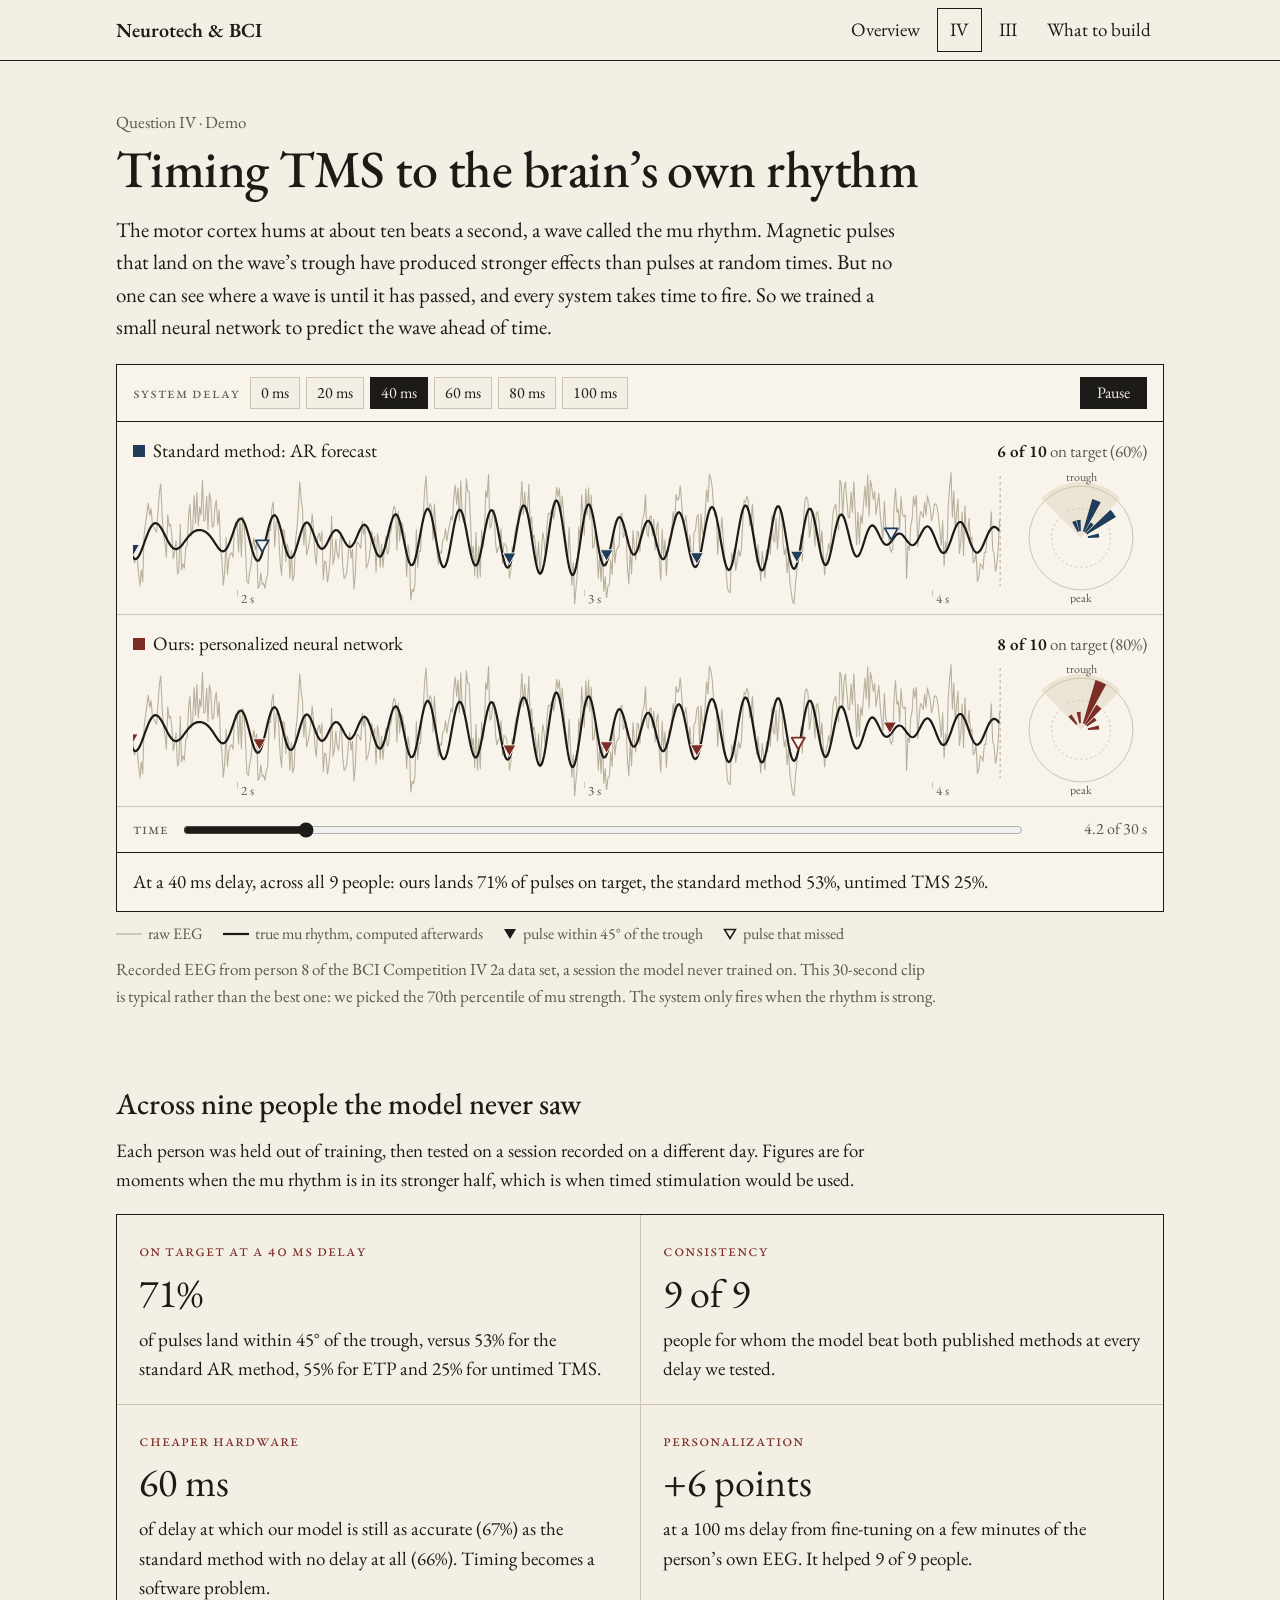
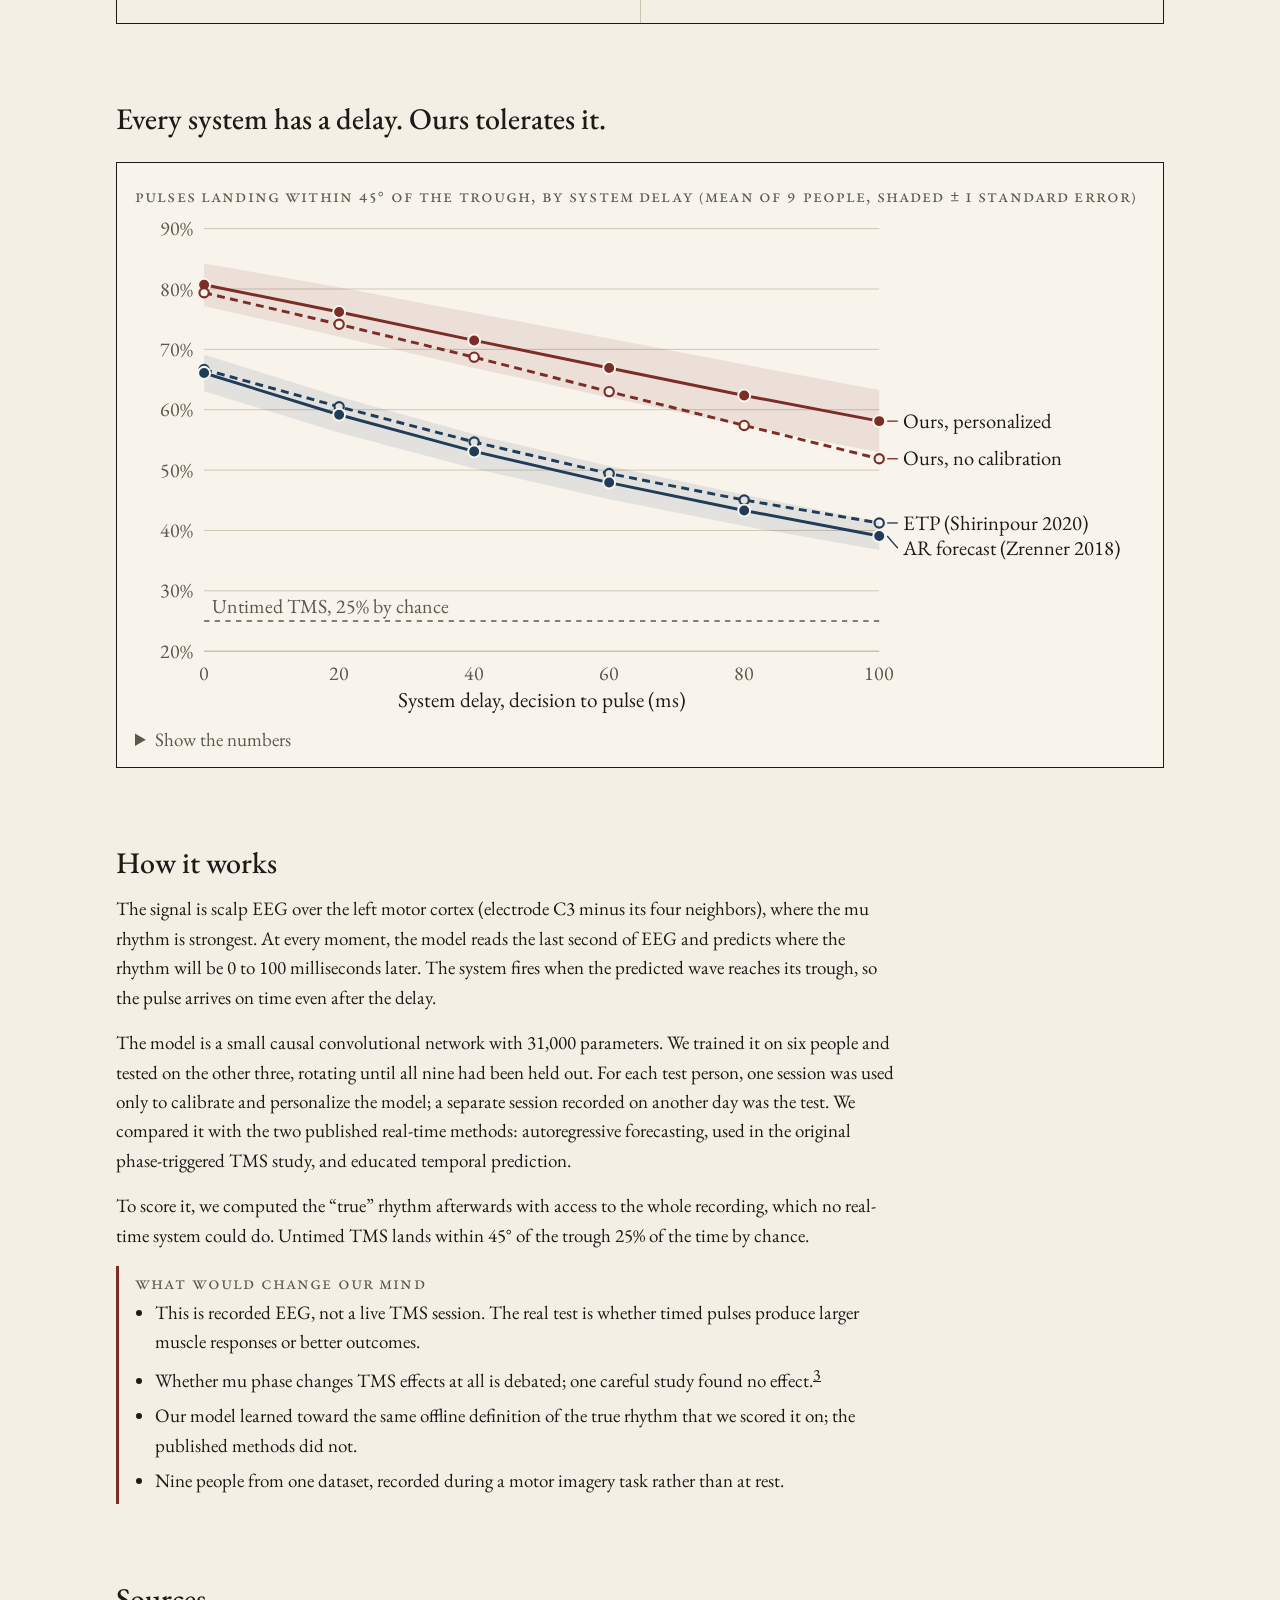
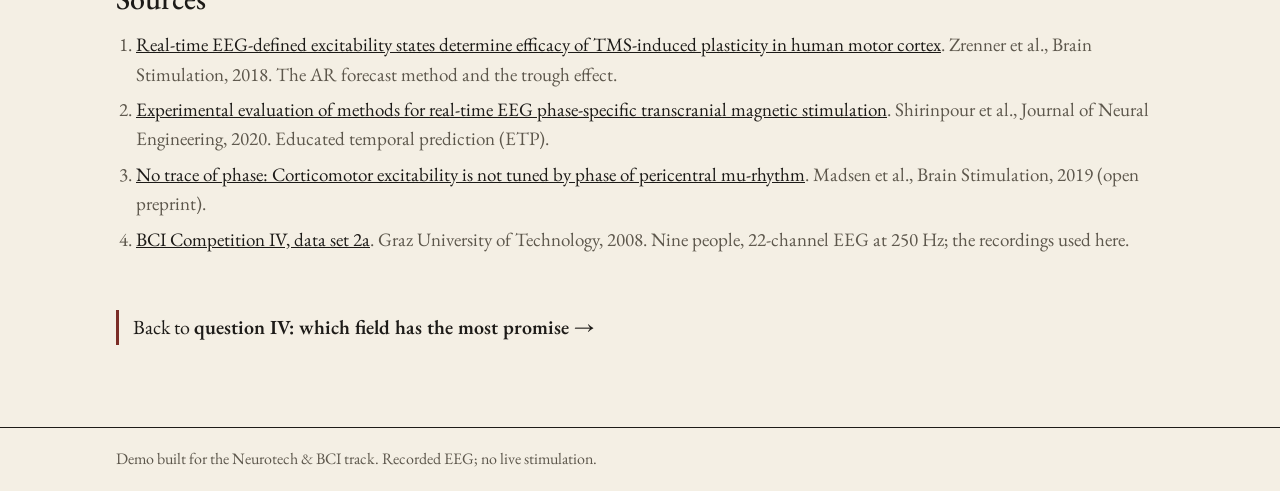
<file: tms-demo/index.html>
<!doctype html>
<html lang="en">
<head>
<meta charset="utf-8">
<meta name="viewport" content="width=device-width, initial-scale=1">
<title>Timing TMS to the Brain’s Rhythm · Neurotech &amp; BCI</title>
<meta name="description" content="Demo for question IV: a small neural network predicts the mu rhythm so TMS pulses land on the trough.">
<link rel="preconnect" href="https://fonts.googleapis.com">
<link rel="preconnect" href="https://fonts.gstatic.com" crossorigin>
<link href="https://fonts.googleapis.com/css2?family=EB+Garamond:ital,wght@0,400;0,500;0,600;1,400&display=swap" rel="stylesheet">
<style>
/* Same tokens and type as index.html, so the demo reads as part of the site. */
:root {
  --paper: #f4efe4;
  --paper-2: #ebe4d4;
  --ink: #1d1b18;
  --ink-2: #5d574c;
  --rule: #cdc3ae;
  --accent: #7b2d26;
  --navy: #1f3d5a;
}
* { box-sizing: border-box; }
html, body { margin: 0; }
body {
  background: var(--paper); color: var(--ink);
  font: 19px/1.55 "EB Garamond", Garamond, Georgia, serif;
  font-variant-numeric: lining-nums; -webkit-font-smoothing: antialiased;
  min-height: 100vh; display: flex; flex-direction: column;
}
a { color: inherit; }
a:focus-visible, button:focus-visible, input:focus-visible, summary:focus-visible { outline: 2px solid var(--navy); outline-offset: 2px; }
.wrap { max-width: 1080px; margin: 0 auto; padding: 0 16px; width: 100%; }
.sc { font-variant: small-caps; letter-spacing: .06em; text-transform: lowercase; }
.top { border-bottom: 1px solid var(--ink); }
.top .wrap { display: flex; align-items: center; justify-content: space-between; height: 60px; gap: 16px; }
.brand { font-size: 20px; font-weight: 600; text-decoration: none; white-space: nowrap; }
nav { display: flex; gap: 4px; }
nav a { text-decoration: none; padding: 6px 12px; border: 1px solid transparent; white-space: nowrap; }
nav a.on { border-color: var(--ink); }
nav a:hover { border-color: var(--rule); }
main { padding: 48px 0 64px; flex: 1; }
h1 { font-weight: 500; font-size: clamp(34px, 5.5vw, 52px); line-height: 1.08; letter-spacing: -0.01em; margin: 6px 0 16px; }
h2 { font-weight: 500; font-size: 30px; margin: 0 0 8px; }
h3 { font-weight: 500; font-size: 23px; margin: 0 0 6px; }
.kicker { color: var(--ink-2); font-size: 17px; margin: 0; }
.kicker a { text-decoration: none; }
.kicker a:hover { text-decoration: underline; text-underline-offset: 4px; }
.lede { font-size: 21px; max-width: 780px; margin: 0 0 12px; }
section { margin-top: 72px; }
.prose { max-width: 780px; }
.prose p { margin: 0 0 16px; }
button { font: inherit; cursor: pointer; color: var(--ink); background: transparent; border: 1px solid var(--ink); border-radius: 0; }
svg, canvas { display: block; max-width: 100%; }
.caption { color: var(--ink-2); font-size: 17px; margin: 10px 0 0; max-width: 820px; }

/* big numbers, same grid as "What to build" */
.grid4 { display: grid; grid-template-columns: 1fr 1fr; border: 1px solid var(--ink); margin-top: 20px; }
.grid4 > div { padding: 20px 22px; }
.grid4 > div:nth-child(2n) { border-left: 1px solid var(--rule); }
.grid4 > div:nth-child(n+3) { border-top: 1px solid var(--rule); }
.grid4 .sc { color: var(--accent); font-size: 17px; }
.grid4 .big { font-size: 40px; line-height: 1.1; margin: 6px 0 2px; }
.grid4 p { margin: 10px 0 0; }

/* chart */
.fig { border: 1px solid var(--ink); padding: 18px 18px 12px; margin-top: 20px; background: #f8f4ec; }
.fig .lbl { color: var(--ink-2); }
details { margin-top: 10px; }
summary { cursor: pointer; color: var(--ink-2); }
table { border-collapse: collapse; margin-top: 8px; font-size: 17px; }
th, td { text-align: left; padding: 4px 14px 4px 0; border-top: 1px solid var(--rule); font-weight: 400; font-variant-numeric: tabular-nums; }
th { color: var(--ink-2); }
.tscroll { overflow-x: auto; }
.caveats { border-left: 3px solid var(--accent); padding: 2px 0 2px 16px; }
.caveats ul { margin: 0; padding-left: 20px; }
.caveats li { margin-bottom: 6px; }
.refs { padding-left: 20px; margin: 0; color: var(--ink-2); }
.refs li { margin-bottom: 6px; }
.refs a { color: var(--ink); }
.bridge { color: var(--ink); border-left: 3px solid var(--accent); padding: 2px 0 2px 14px; max-width: 760px; margin: 56px 0 18px; font-size: 20px; }
.bridge a { font-weight: 600; text-decoration: none; }
.bridge a:hover { text-decoration: underline; text-underline-offset: 4px; }
footer { border-top: 1px solid var(--ink); height: 64px; flex: none; }
footer .wrap { display: flex; align-items: center; height: 100%; color: var(--ink-2); font-size: 16px; }

@media (max-width: 720px) {
  body { font-size: 18px; }
  nav a { padding: 6px 8px; }
  .top .wrap { height: auto; flex-wrap: wrap; padding-top: 10px; padding-bottom: 10px; gap: 6px 16px; }
  .grid4 { grid-template-columns: 1fr; }
  .grid4 > div:nth-child(2n) { border-left: 0; }
  .grid4 > div:nth-child(n+2) { border-top: 1px solid var(--rule); }
}
</style>
</head>
<body>
<header class="top">
  <div class="wrap">
    <a class="brand" href="../index.html">Neurotech &amp; BCI</a>
    <nav>
      <a href="../index.html">Overview</a>
      <a class="on" href="../index.html#iv">IV</a>
      <a href="../index.html#iii">III</a>
      <a href="../index.html#build">What to build</a>
    </nav>
  </div>
</header>

<main>
  <div class="wrap">
    <p class="kicker"><a href="../index.html#iv">Question IV</a> · Demo</p>
    <h1>Timing TMS to the brain’s own rhythm</h1>
    <p class="lede">The motor cortex hums at about ten beats a second, a wave called the mu rhythm. Magnetic pulses that land on the wave’s trough have produced stronger effects than pulses at random times. But no one can see where a wave is until it has passed, and every system takes time to fire. So we trained a small neural network to predict the wave ahead of time.</p>

    <div id="player-mount"></div>
    <p class="caption" id="clipnote"></p>

    <section>
      <h2>Across nine people the model never saw</h2>
      <p class="prose" style="margin:0">Each person was held out of training, then tested on a session recorded on a different day. Figures are for moments when the mu rhythm is in its stronger half, which is when timed stimulation would be used.</p>
      <div class="grid4" id="bignums"></div>
    </section>

    <section>
      <h2>Every system has a delay. Ours tolerates it.</h2>
      <div class="fig">
        <span class="lbl sc">Pulses landing within 45° of the trough, by system delay (mean of 9 people, shaded ± 1 standard error)</span>
        <svg id="chart" viewBox="0 0 760 380" role="img" aria-label="Line chart: share of pulses on target falls with system delay for every method, but our personalized model stays about 15 to 19 points above the standard AR and ETP methods at every delay."></svg>
        <details><summary>Show the numbers</summary><div class="tscroll"><table id="numtable"></table></div></details>
      </div>
    </section>

    <section class="prose">
      <h2>How it works</h2>
      <p>The signal is scalp EEG over the left motor cortex (electrode C3 minus its four neighbors), where the mu rhythm is strongest. At every moment, the model reads the last second of EEG and predicts where the rhythm will be 0 to 100 milliseconds later. The system fires when the predicted wave reaches its trough, so the pulse arrives on time even after the delay.</p>
      <p>The model is a small causal convolutional network with 31,000 parameters. We trained it on six people and tested on the other three, rotating until all nine had been held out. For each test person, one session was used only to calibrate and personalize the model; a separate session recorded on another day was the test. We compared it with the two published real-time methods: autoregressive forecasting, used in the original phase-triggered TMS study, and educated temporal prediction.</p>
      <p>To score it, we computed the “true” rhythm afterwards with access to the whole recording, which no real-time system could do. Untimed TMS lands within 45° of the trough 25% of the time by chance.</p>
      <div class="caveats">
        <span class="sc" style="color:var(--ink-2)">What would change our mind</span>
        <ul>
          <li>This is recorded EEG, not a live TMS session. The real test is whether timed pulses produce larger muscle responses or better outcomes.</li>
          <li>Whether mu phase changes TMS effects at all is debated; one careful study found no effect.<sup><a href="#ref-3">3</a></sup></li>
          <li>Our model learned toward the same offline definition of the true rhythm that we scored it on; the published methods did not.</li>
          <li>Nine people from one dataset, recorded during a motor imagery task rather than at rest.</li>
        </ul>
      </div>
    </section>

    <section>
      <h2>Sources</h2>
      <ol class="refs">
        <li id="ref-1"><a href="https://doi.org/10.1016/j.brs.2017.11.016" target="_blank" rel="noopener noreferrer">Real-time EEG-defined excitability states determine efficacy of TMS-induced plasticity in human motor cortex</a>. Zrenner et al., Brain Stimulation, 2018. The AR forecast method and the trough effect.</li>
        <li id="ref-2"><a href="https://doi.org/10.1088/1741-2552/ab9dba" target="_blank" rel="noopener noreferrer">Experimental evaluation of methods for real-time EEG phase-specific transcranial magnetic stimulation</a>. Shirinpour et al., Journal of Neural Engineering, 2020. Educated temporal prediction (ETP).</li>
        <li id="ref-3"><a href="https://www.biorxiv.org/content/10.1101/513390.full.pdf" target="_blank" rel="noopener noreferrer">No trace of phase: Corticomotor excitability is not tuned by phase of pericentral mu-rhythm</a>. Madsen et al., Brain Stimulation, 2019 (open preprint).</li>
        <li id="ref-4"><a href="https://bbci.de/competition/iv/" target="_blank" rel="noopener noreferrer">BCI Competition IV, data set 2a</a>. Graz University of Technology, 2008. Nine people, 22-channel EEG at 250 Hz; the recordings used here.</li>
      </ol>
    </section>

    <p class="bridge">Back to <a href="../index.html#iv">question IV: which field has the most promise &rarr;</a></p>
  </div>
</main>
<footer><div class="wrap">Demo built for the Neurotech &amp; BCI track. Recorded EEG; no live stimulation.</div></footer>

<script src="data.js"></script>
<script src="player.js"></script>
<script>
(() => {
  const D = window.TMS_DEMO;
  const INK = '#1d1b18', INK2 = '#5d574c', RULE = '#cdc3ae', BG = '#f8f4ec';
  const COL = { ar: '#1f3d5a', ours: '#7b2d26' };
  const pct = x => Math.round(100 * x) + '%';
  const $ = id => document.getElementById(id);
  TMSDemo.mount($('player-mount'), D);
  $('clipnote').textContent = `Recorded EEG from person ${D.subject} of the BCI Competition IV 2a data set, a session the model never trained on. This ${D.seconds}-second clip is typical rather than the best one: we picked the 70th percentile of mu strength. The system only fires when the rhythm is strong.`;

  // ---------- big numbers ----------
  const R = D.results, L = D.latencies, i40 = L.indexOf(40), i100 = L.indexOf(100);
  const subs = Object.keys(R.cnn_personal.subjects);
  const winsAll = subs.filter(s => L.every((_, k) => R.cnn_personal.subjects[s][k] > R.ar.subjects[s][k] && R.cnn_personal.subjects[s][k] > R.etp.subjects[s][k])).length;
  let match = 0; L.forEach((l, k) => { if (R.cnn_personal.mean[k] >= R.ar.mean[0]) match = l; });
  const persGain = R.cnn_personal.mean[i100] - R.cnn.mean[i100];
  const persWins = subs.filter(s => R.cnn_personal.subjects[s][i100] > R.cnn.subjects[s][i100]).length;
  $('bignums').innerHTML = [
    ['On target at a 40 ms delay', pct(R.cnn_personal.mean[i40]), `of pulses land within 45° of the trough, versus ${pct(R.ar.mean[i40])} for the standard AR method, ${pct(R.etp.mean[i40])} for ETP and 25% for untimed TMS.`],
    ['Consistency', `${winsAll} of ${subs.length}`, 'people for whom the model beat both published methods at every delay we tested.'],
    ['Cheaper hardware', `${match} ms`, `of delay at which our model is still as accurate (${pct(R.cnn_personal.mean[L.indexOf(match)])}) as the standard method with no delay at all (${pct(R.ar.mean[0])}). Timing becomes a software problem.`],
    ['Personalization', `+${Math.round(100 * persGain)} points`, `at a 100 ms delay from fine-tuning on a few minutes of the person’s own EEG. It helped ${persWins} of ${subs.length} people.`],
  ].map(([k, big, p]) => `<div><span class="sc">${k}</span><div class="big">${big}</div><p>${p}</p></div>`).join('');

  // ---------- latency chart ----------
  const SER = [
    { key: 'cnn_personal', label: 'Ours, personalized', col: COL.ours, dash: '' , band: true },
    { key: 'cnn', label: 'Ours, no calibration', col: COL.ours, dash: '6 4' },
    { key: 'etp', label: 'ETP (Shirinpour 2020)', col: COL.ar, dash: '6 4' },
    { key: 'ar', label: 'AR forecast (Zrenner 2018)', col: COL.ar, dash: '', band: true },
  ];
  (function chart() {
    const W = 760, H = 380, m = { l: 52, r: 200, t: 14, b: 48 };
    const pw = W - m.l - m.r, ph = H - m.t - m.b, y0 = 20, y1 = 90;
    const X = v => m.l + v / 100 * pw, Y = v => m.t + (1 - (v - y0) / (y1 - y0)) * ph;
    const F = 'font-family="EB Garamond, serif"';
    let s = '';
    for (let v = 20; v <= 90; v += 10) s += `<line x1="${m.l}" x2="${m.l + pw}" y1="${Y(v)}" y2="${Y(v)}" stroke="${RULE}" stroke-width="${v === 20 ? 1 : 0.7}"/><text x="${m.l - 8}" y="${Y(v) + 5}" text-anchor="end" font-size="15" fill="${INK2}" ${F}>${v}%</text>`;
    L.forEach(l => { s += `<text x="${X(l)}" y="${H - m.b + 22}" text-anchor="middle" font-size="15" fill="${INK2}" ${F}>${l}</text>`; });
    s += `<text x="${m.l + pw / 2}" y="${H - 6}" text-anchor="middle" font-size="16" fill="${INK}" ${F}>System delay, decision to pulse (ms)</text>`;
    s += `<line x1="${m.l}" x2="${m.l + pw}" y1="${Y(25)}" y2="${Y(25)}" stroke="${INK2}" stroke-dasharray="4 4"/><text x="${m.l + 6}" y="${Y(25) - 6}" font-size="15" fill="${INK2}" ${F}>Untimed TMS, 25% by chance</text>`;
    const ends = [];
    for (const S of SER) {
      const mean = R[S.key].mean.map(v => 100 * v), se = R[S.key].sem.map(v => 100 * v);
      if (S.band) s += `<path d="${L.map((l, k) => `${k ? 'L' : 'M'}${X(l)} ${Y(mean[k] + se[k])}`).join('')}${L.slice().reverse().map((l, j) => { const k = L.length - 1 - j; return `L${X(l)} ${Y(mean[k] - se[k])}`; }).join('')}Z" fill="${S.col}" opacity=".10"/>`;
      s += `<polyline points="${L.map((l, k) => `${X(l)},${Y(mean[k])}`).join(' ')}" fill="none" stroke="${S.col}" stroke-width="2.2" stroke-dasharray="${S.dash}"/>`;
      L.forEach((l, k) => { s += `<circle cx="${X(l)}" cy="${Y(mean[k])}" r="${S.dash ? 3.5 : 4.5}" fill="${S.dash ? BG : S.col}" stroke="${S.dash ? S.col : BG}" stroke-width="${S.dash ? 1.6 : 1.5}"><title>${S.label}, ${l} ms: ${mean[k].toFixed(1)}% ± ${se[k].toFixed(1)}</title></circle>`; });
      ends.push({ y: Y(mean[mean.length - 1]), y0: Y(mean[mean.length - 1]), S });
    }
    ends.sort((a, b) => a.y - b.y);
    for (let i = 1; i < ends.length; i++) ends[i].y = Math.max(ends[i].y, ends[i - 1].y + 19);
    for (const e of ends) {
      s += `<line x1="${X(100) + 6}" y1="${e.y0}" x2="${X(100) + 14}" y2="${e.y}" stroke="${e.S.col}" stroke-width="1"/>`;
      s += `<text x="${X(100) + 18}" y="${e.y + 5}" font-size="15.5" fill="${INK}" ${F}>${e.S.label}</text>`;
    }
    $('chart').innerHTML = s;
    const rows = [...SER, { key: 'naive', label: 'Naive causal filter' }];
    $('numtable').innerHTML = `<tr><th>Method</th>${L.map(l => `<th>${l} ms</th>`).join('')}</tr>` +
      rows.map(S => `<tr><td>${S.label}</td>${R[S.key].mean.map((v, k) => `<td>${(100 * v).toFixed(1)}%</td>`).join('')}</tr>`).join('') +
      `<tr><td>Untimed TMS</td>${L.map(() => '<td>25%</td>').join('')}</tr>`;
  })();

})();
</script>
</body>
</html>
</file>
<file: iv.css>
/* Page IV styles. Reuses the tokens in index.html (--paper, --ink, --accent, --navy, --rule). */

#iv-root .cite { font-size: .68em; line-height: 0; vertical-align: super; margin-left: 1px; white-space: nowrap; }
#iv-root .cite a { color: var(--accent); text-decoration: none; padding: 0 1px; }
#iv-root .cite a:hover, #iv-root .cite a:focus-visible { text-decoration: underline; }
#iv-root a:focus-visible, #iv-root button:focus-visible, #iv-root summary:focus-visible { outline: 2px solid var(--navy); outline-offset: 2px; }

.iv-tag { display: inline-block; border: 1px solid var(--ink-2); color: var(--ink-2); font-size: 14px; line-height: 1.3; padding: 0 6px; margin-right: 6px; vertical-align: 1px; }

/* at a glance */
.iv-glance { display: grid; grid-template-columns: repeat(3, 1fr); border: 1px solid var(--ink); margin-top: 32px; }
.iv-glance > div { padding: 22px 22px 18px; display: flex; flex-direction: column; }
.iv-glance > div + div { border-left: 1px solid var(--ink); }
.iv-glance .rank { color: var(--accent); font-size: 17px; }
.iv-glance h3 { font-weight: 500; font-size: 24px; margin: 6px 0 8px; line-height: 1.2; }
.iv-glance .verdict { font-style: italic; margin: 0 0 14px; }
.iv-glance .score { margin-top: auto; border-top: 1px solid var(--rule); padding-top: 10px; color: var(--ink-2); }
.iv-glance button { margin-top: 12px; align-self: flex-start; }
.iv-glance .first { border-top: 5px solid var(--accent); }

/* framework table */
.iv-table { width: 100%; border-collapse: collapse; border: 1px solid var(--ink); }
.iv-table th, .iv-table td { text-align: left; vertical-align: top; padding: 12px 14px; border-top: 1px solid var(--rule); font-weight: 400; }
.iv-table thead th { border-top: 0; border-bottom: 1px solid var(--ink); font-variant: small-caps; letter-spacing: .06em; text-transform: lowercase; color: var(--ink-2); font-size: 17px; }
.iv-table .n { color: var(--accent); font-size: 24px; width: 40px; }
.iv-table .test { font-style: italic; }
.iv-table .who { color: var(--ink-2); font-size: 16px; }
.iv-scroll { overflow-x: auto; }
.iv-scale { display: grid; grid-template-columns: 1fr 1fr; gap: 28px; margin-top: 24px; }
.iv-scale ul { list-style: none; margin: 0; padding: 0; }
.iv-scale li { display: flex; gap: 10px; align-items: baseline; margin-bottom: 4px; }
.iv-swatch { flex: none; width: 34px; text-align: center; border: 1px solid var(--ink); font-size: 16px; }

/* scorecard */
.iv-lenses { display: flex; flex-wrap: wrap; gap: 6px; margin: 8px 0 12px; }
.iv-lenses button[aria-pressed="true"] { background: var(--ink); color: var(--paper); }
.iv-lensnote { color: var(--ink-2); margin: 0 0 16px; }
.iv-score { width: 100%; border-collapse: collapse; border: 1px solid var(--ink); min-width: 640px; }
.iv-score th, .iv-score td { border: 1px solid var(--rule); padding: 0; font-weight: 400; }
.iv-score thead th { padding: 8px 6px; font-size: 16px; color: var(--ink-2); text-align: center; line-height: 1.25; border-bottom: 1px solid var(--ink); }
.iv-score tbody th { text-align: left; padding: 10px 12px; font-size: 19px; white-space: nowrap; }
.iv-score td button { width: 100%; height: 100%; min-height: 58px; border: 0; padding: 6px; display: flex; flex-direction: column; align-items: center; justify-content: center; line-height: 1.1; }
.iv-score td button:hover { outline: 2px solid var(--ink); outline-offset: -2px; background: inherit; }
.iv-score .num { font-size: 26px; }
.iv-score .lab { font-size: 13px; }
.iv-score .total { text-align: center; padding: 6px 10px; font-size: 24px; white-space: nowrap; }
.iv-score .total small { display: block; font-size: 14px; color: var(--ink-2); }
.iv-caption { color: var(--ink-2); margin: 10px 0 0; font-size: 17px; }

/* explorer */
.iv-explorer { border: 1px solid var(--ink); margin-top: 16px; }
.iv-tabs { display: flex; border-bottom: 1px solid var(--ink); }
.iv-tabs button { flex: 1; border: 0; border-right: 1px solid var(--rule); padding: 12px 10px; font-size: 19px; }
.iv-tabs button:last-child { border-right: 0; }
.iv-tabs button[aria-selected="true"] { background: var(--paper-2); box-shadow: inset 0 -4px 0 var(--accent); }
.iv-steps { display: flex; align-items: center; gap: 6px; padding: 10px 16px; border-bottom: 1px solid var(--rule); flex-wrap: wrap; }
.iv-steps .dots { display: flex; gap: 4px; flex-wrap: wrap; }
.iv-steps .dots button { padding: 2px 9px; font-size: 16px; }
.iv-steps .dots button[aria-current="step"] { background: var(--ink); color: var(--paper); }
.iv-steps .count { color: var(--ink-2); font-size: 16px; margin-left: auto; }
.iv-fielddef { padding: 18px 22px; border-bottom: 1px solid var(--rule); }
.iv-fielddef p { margin: 0; max-width: 820px; }
.iv-fielddef .verdict { font-style: italic; font-size: 22px; margin-bottom: 8px; }
.iv-sig { padding: 18px 22px; border-bottom: 1px solid var(--rule); }

.iv-slide { display: grid; grid-template-columns: 1fr 300px; }
.iv-slide.novis { grid-template-columns: 1fr; }
.iv-slide > div { padding: 22px; }
.iv-slide > .iv-side { border-left: 1px solid var(--rule); }
.iv-crit { display: flex; gap: 14px; align-items: baseline; }
.iv-crit .n { font-size: 44px; line-height: 1; color: var(--accent); }
.iv-crit h3 { font-weight: 500; font-size: 26px; margin: 0; line-height: 1.2; }
.iv-crit .test { font-style: italic; color: var(--ink-2); }
.iv-owner { color: var(--ink-2); font-size: 16px; margin: 6px 0 14px; }
.iv-meter { display: flex; align-items: center; gap: 10px; flex-wrap: wrap; }
.iv-meter .segs { display: flex; gap: 3px; }
.iv-meter .segs span { width: 22px; height: 12px; border: 1px solid var(--ink); }
.iv-meter .segs span.f { background: var(--accent); border-color: var(--accent); }
.iv-rationale { color: var(--ink-2); margin: 6px 0 16px; font-size: 17px; }
.iv-verdict { font-size: 22px; line-height: 1.35; margin: 0 0 18px; }
.iv-group { margin: 18px 0 6px; font-variant: small-caps; letter-spacing: .06em; text-transform: lowercase; color: var(--accent); font-size: 17px; }
.iv-ev { margin: 0; padding-left: 20px; }
.iv-ev li { margin-bottom: 8px; }
.iv-caveats { border-top: 1px solid var(--rule); margin-top: 20px; padding-top: 12px; }
.iv-caveats ul { margin: 6px 0 0; padding-left: 20px; color: var(--ink-2); }
.iv-callout { border-left: 3px solid var(--navy); padding: 4px 0 4px 14px; margin-top: 18px; }
.iv-callout .hd { color: var(--navy); font-variant: small-caps; letter-spacing: .06em; text-transform: lowercase; font-size: 17px; }
.iv-callout p { margin: 4px 0; }
.iv-callout button { margin-top: 4px; }
.iv-slide details { margin-top: 18px; }
.iv-slide summary { cursor: pointer; color: var(--ink-2); }
.iv-slide details ul { margin: 6px 0 0; padding-left: 20px; }
.iv-side .lbl { margin-bottom: 8px; }

/* readiness */
.iv-ready .row { margin-bottom: 12px; }
.iv-ready .name { font-size: 16px; line-height: 1.25; }
.iv-ready .track { display: grid; grid-template-columns: repeat(9, 1fr); gap: 2px; margin-top: 4px; }
.iv-ready .track span { height: 12px; border: 1px solid var(--rule); }
.iv-ready .track span.f { background: var(--navy); border-color: var(--navy); }
.iv-ready .axis { display: flex; justify-content: space-between; color: var(--ink-2); font-size: 14px; border-top: 1px solid var(--ink); padding-top: 4px; }
.iv-ready .foot { color: var(--ink-2); font-size: 15px; margin-top: 8px; }

/* evidence steps (biohybrid) */
.iv-stepsfig { list-style: none; margin: 0; padding: 0; border: 1px solid var(--ink); }
.iv-stepsfig li { display: grid; grid-template-columns: 190px 1fr; gap: 14px; padding: 10px 14px; border-top: 1px solid var(--rule); align-items: baseline; }
.iv-stepsfig li:first-child { border-top: 0; }
.iv-stepsfig .st { font-size: 15px; border: 1px solid var(--ink); padding: 1px 8px; text-align: center; }
.iv-stepsfig .st.human-use { background: var(--accent); color: var(--paper); border-color: var(--accent); }
.iv-stepsfig .st.small-human { background: var(--paper-2); }
.iv-stepsfig .st.none { border-style: dashed; color: var(--ink-2); }

/* timeline */
.iv-timeline { display: grid; grid-template-columns: 1fr 1fr; gap: 0; border: 1px solid var(--ink); }
.iv-timeline > div { padding: 14px 16px; }
.iv-timeline > div + div { border-left: 1px solid var(--rule); }
.iv-timeline ol { list-style: none; margin: 8px 0 0; padding: 0; }
.iv-timeline li { display: grid; grid-template-columns: 52px 1fr; gap: 8px; margin-bottom: 8px; line-height: 1.3; font-size: 17px; }
.iv-timeline .yr { color: var(--accent); }
.iv-timeline .kind { display: block; color: var(--ink-2); font-size: 14px; }

/* figures */
.iv-fig { border: 1px solid var(--ink); padding: 16px 18px; margin-top: 20px; }
.iv-fig .figcap { margin-top: 8px; }
.iv-fig details { margin-top: 8px; font-size: 16px; }
.iv-fig details table { border-collapse: collapse; margin-top: 6px; }
.iv-fig details td, .iv-fig details th { border: 1px solid var(--rule); padding: 3px 8px; text-align: left; font-weight: 400; }
.iv-big { font-size: 30px; line-height: 1.25; margin: 0 0 8px; max-width: 900px; }
.iv-two { display: grid; grid-template-columns: 1fr 1fr; border: 1px solid var(--ink); }
.iv-two > div { padding: 22px; }
.iv-two > div + div { border-left: 1px solid var(--rule); }
.iv-two .num { font-size: 32px; color: var(--accent); line-height: 1; }
.iv-two h3 { font-weight: 500; font-size: 23px; margin: 8px 0; }
.iv-conv ul { margin: 14px 0 0; padding-left: 20px; }

/* references */
.iv-refs { padding-left: 34px; margin: 0; color: var(--ink-2); font-size: 17px; }
.iv-refs li { margin-bottom: 6px; scroll-margin-top: 80px; }
.iv-refs li.flash { background: var(--paper-2); outline: 1px solid var(--rule); }
.iv-refs .t { color: var(--ink); }

@media (max-width: 900px) {
  .iv-slide, .iv-slide.novis { grid-template-columns: 1fr; }
  .iv-slide > .iv-side { border-left: 0; border-top: 1px solid var(--rule); }
  .iv-scale { grid-template-columns: 1fr; }
}
@media (max-width: 720px) {
  .iv-glance, .iv-two, .iv-timeline { grid-template-columns: 1fr; }
  .iv-glance > div + div, .iv-two > div + div, .iv-timeline > div + div { border-left: 0; border-top: 1px solid var(--ink); }
  .iv-tabs button { font-size: 16px; padding: 10px 4px; }
  .iv-stepsfig li { grid-template-columns: 1fr; gap: 4px; }
  .iv-big { font-size: 25px; }
}
@media (prefers-reduced-motion: reduce) { #iv-root * { scroll-behavior: auto !important; } }
.iv-slide[hidden] { display: none; }
.iv-weights th, .iv-weights td { text-align: center; font-size: 15px; color: var(--ink-2); padding: 4px 6px; border-bottom: 1px solid var(--ink); }
.iv-weights th { text-align: left; padding-left: 12px; }
.iv-weights td.changed { color: var(--accent); font-weight: 600; }
.iv-score .iv-weights th, .iv-score .iv-weights td { font-size: 15px; color: var(--ink-2); font-weight: 400; padding-top: 2px; padding-bottom: 6px; text-align: center; }
.iv-score .iv-weights th { text-align: left; }
</file>
